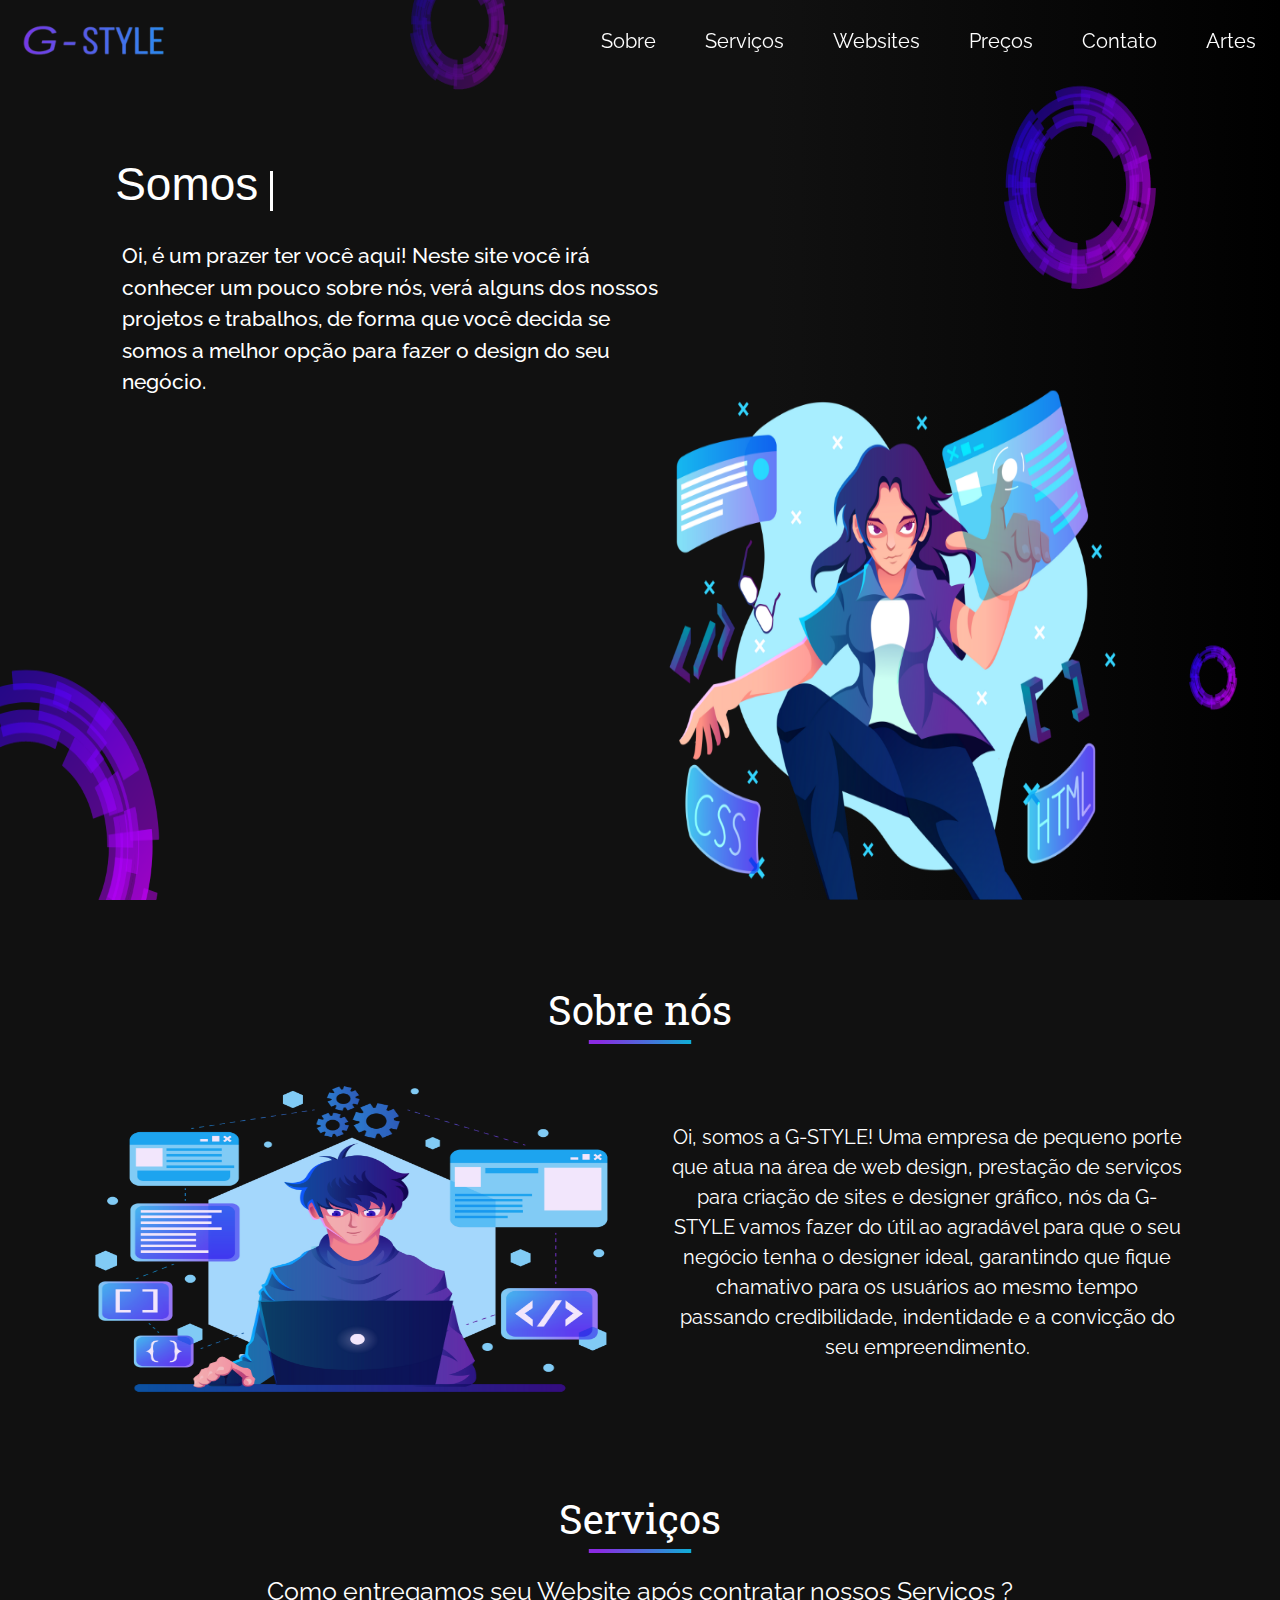
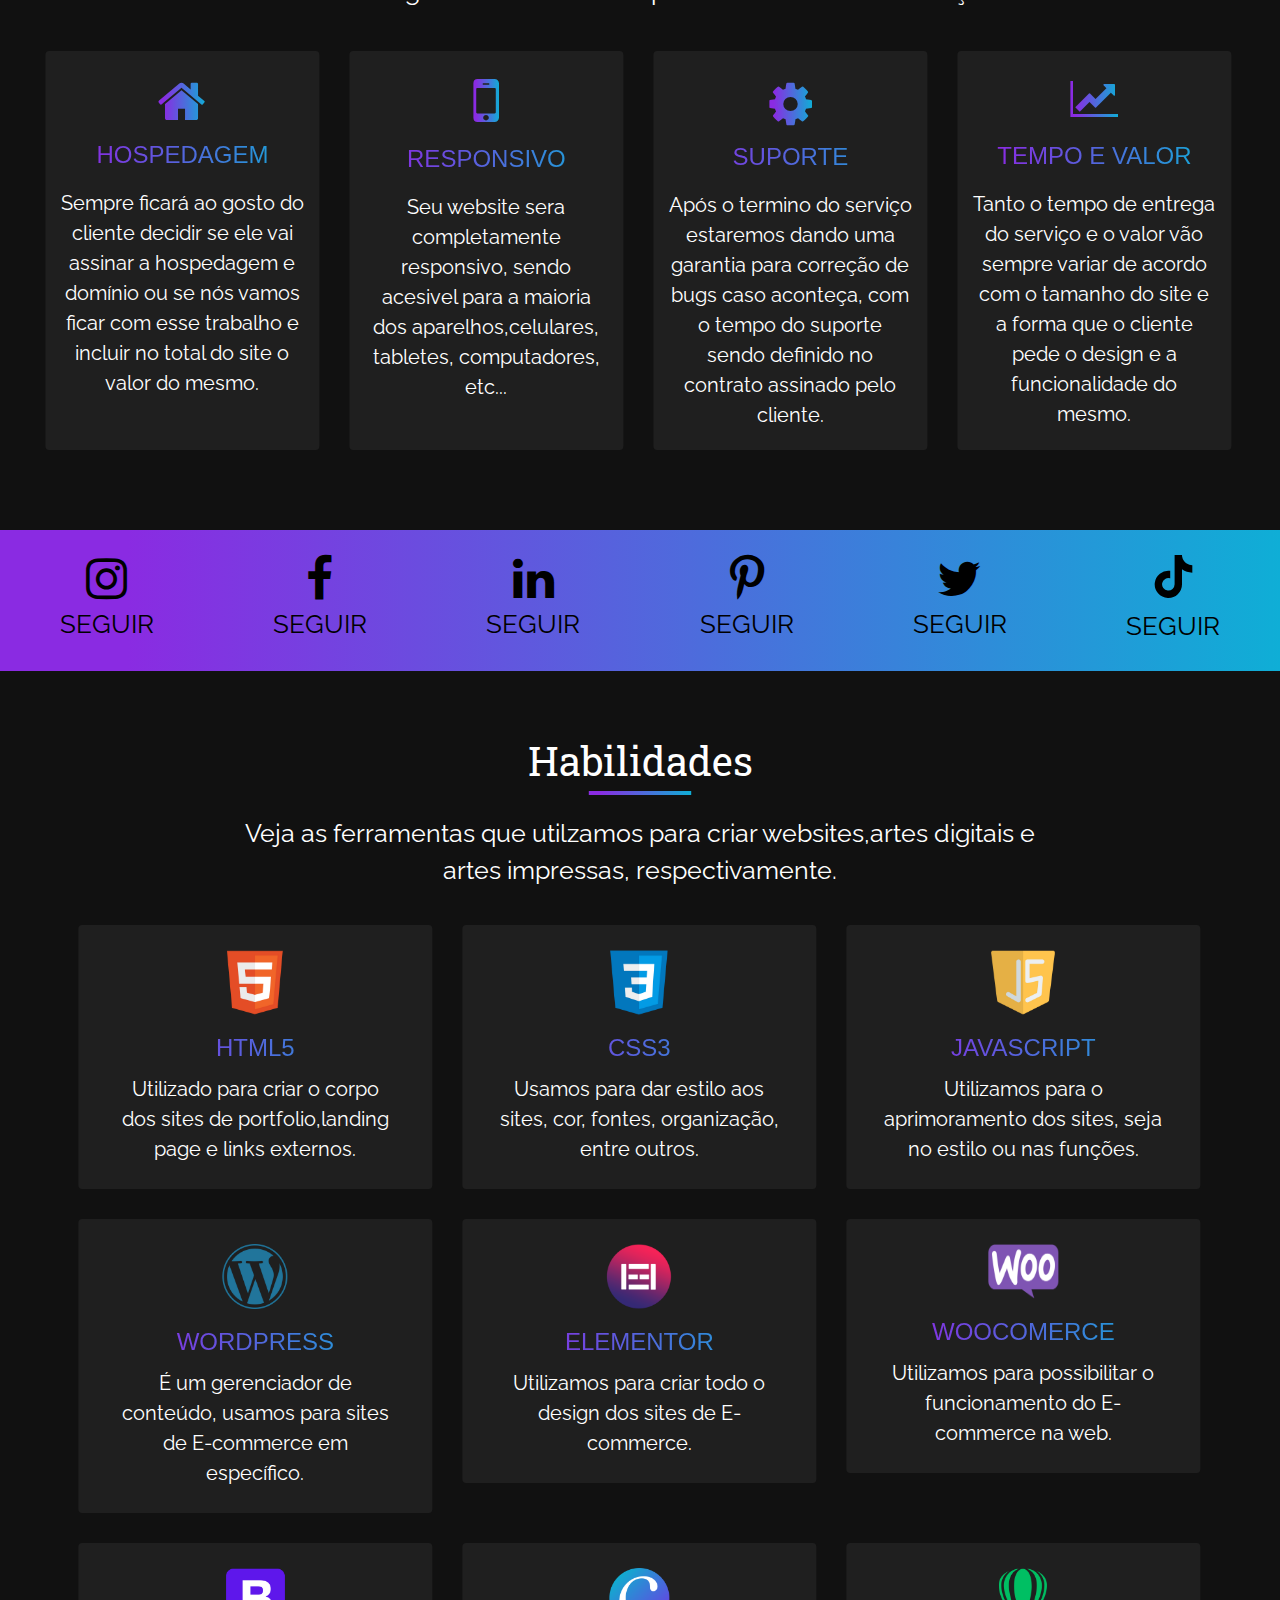
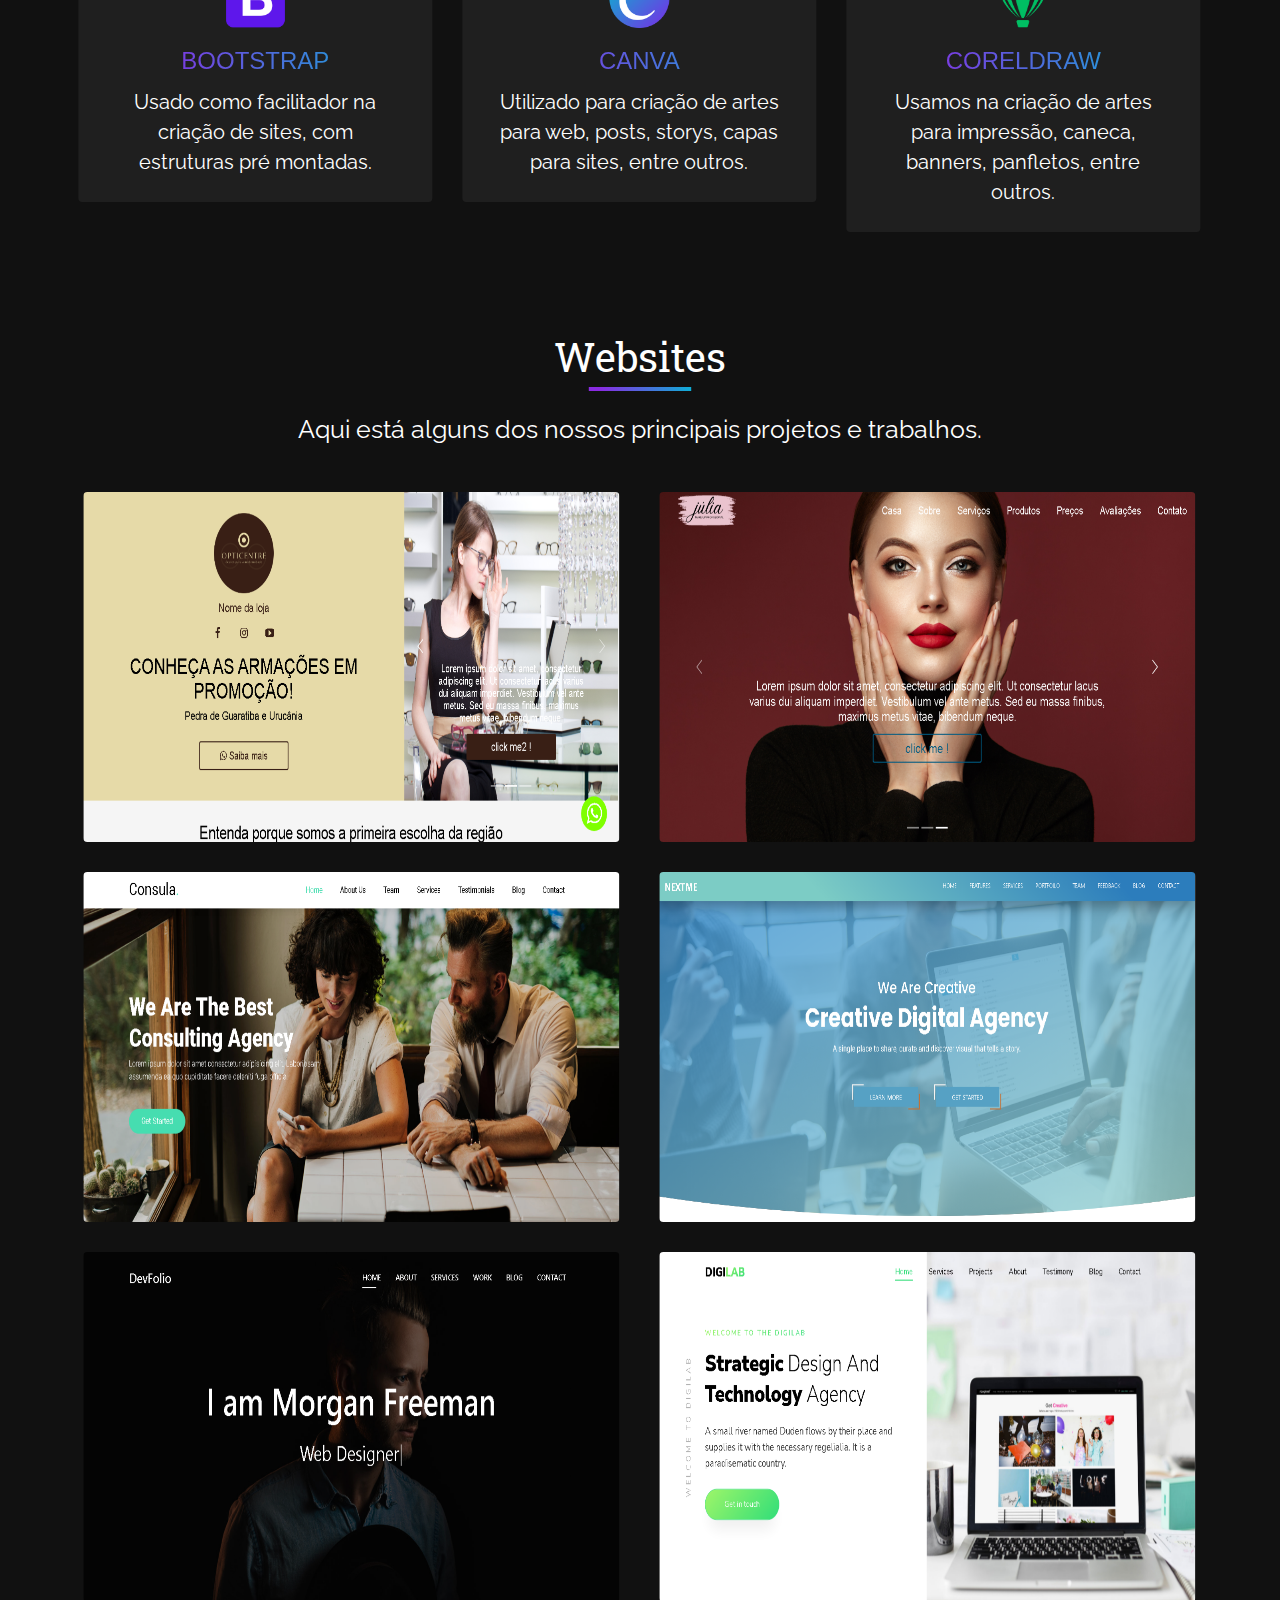
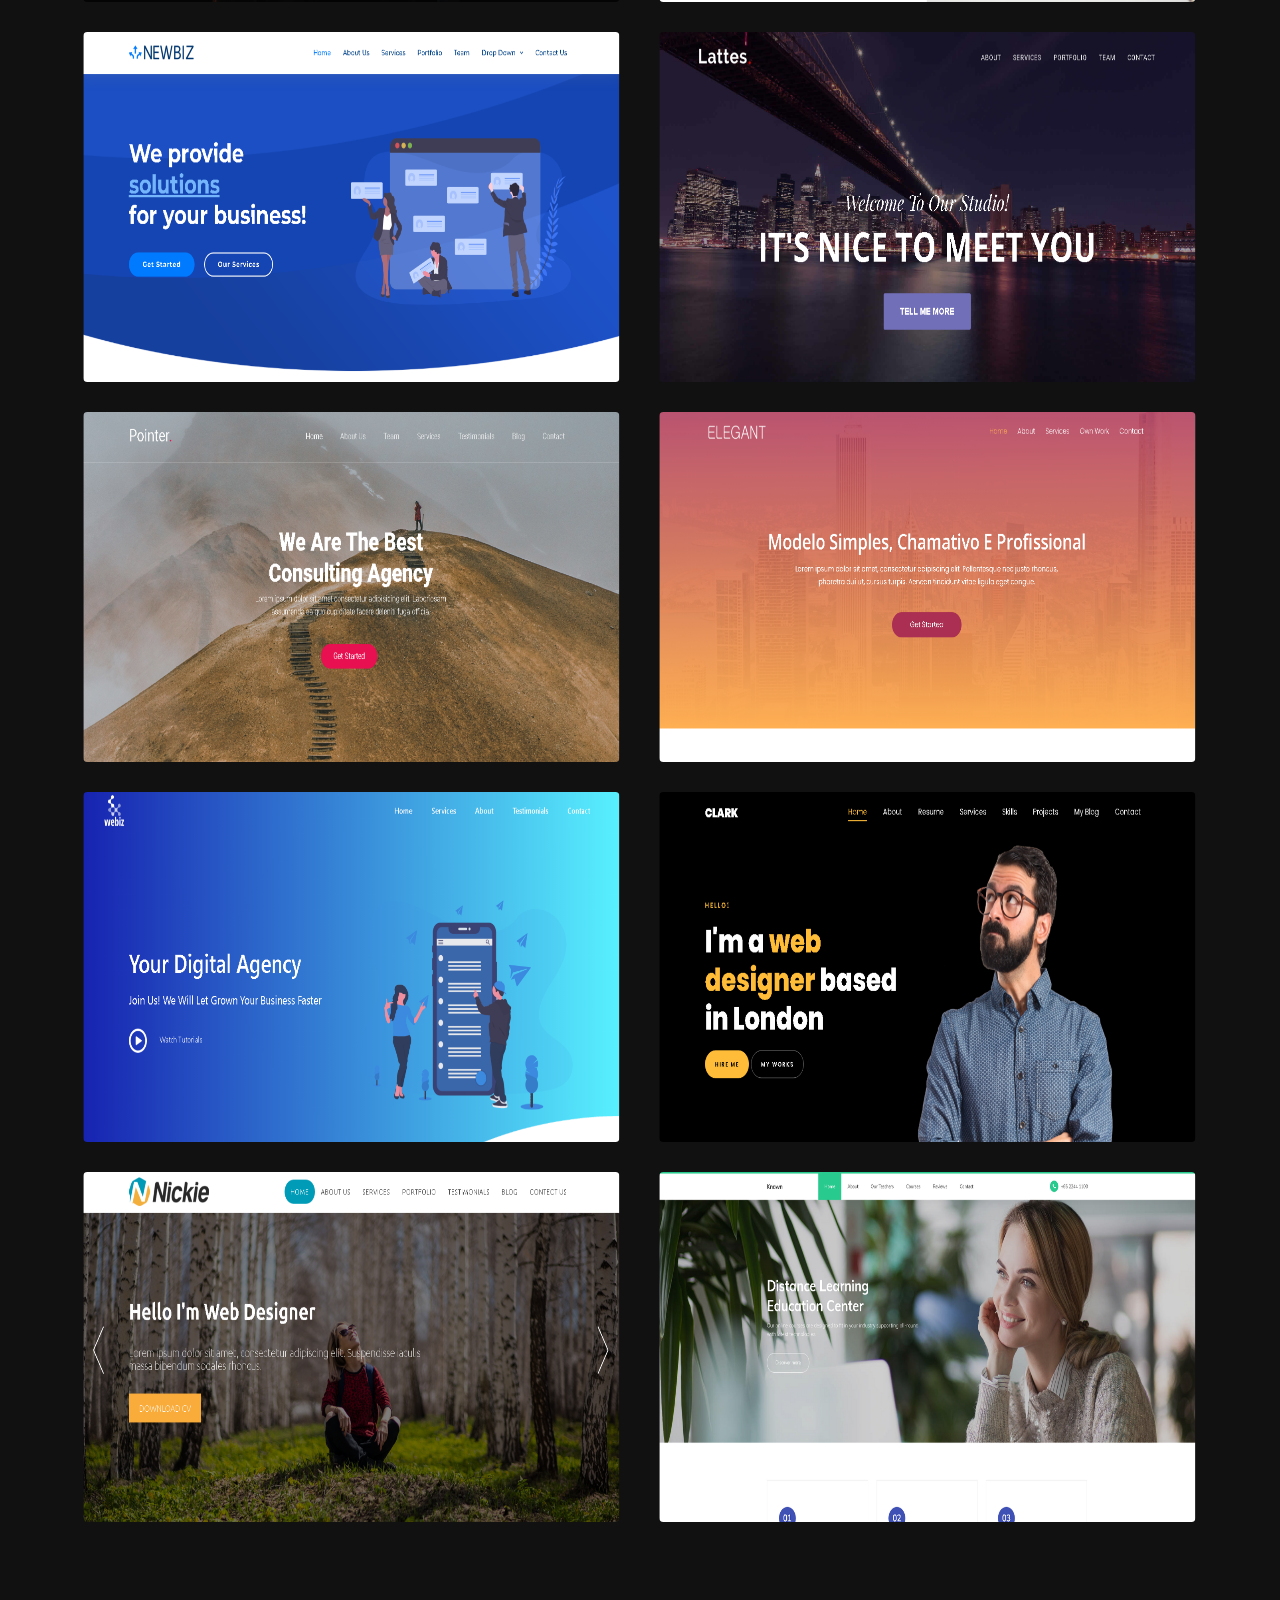
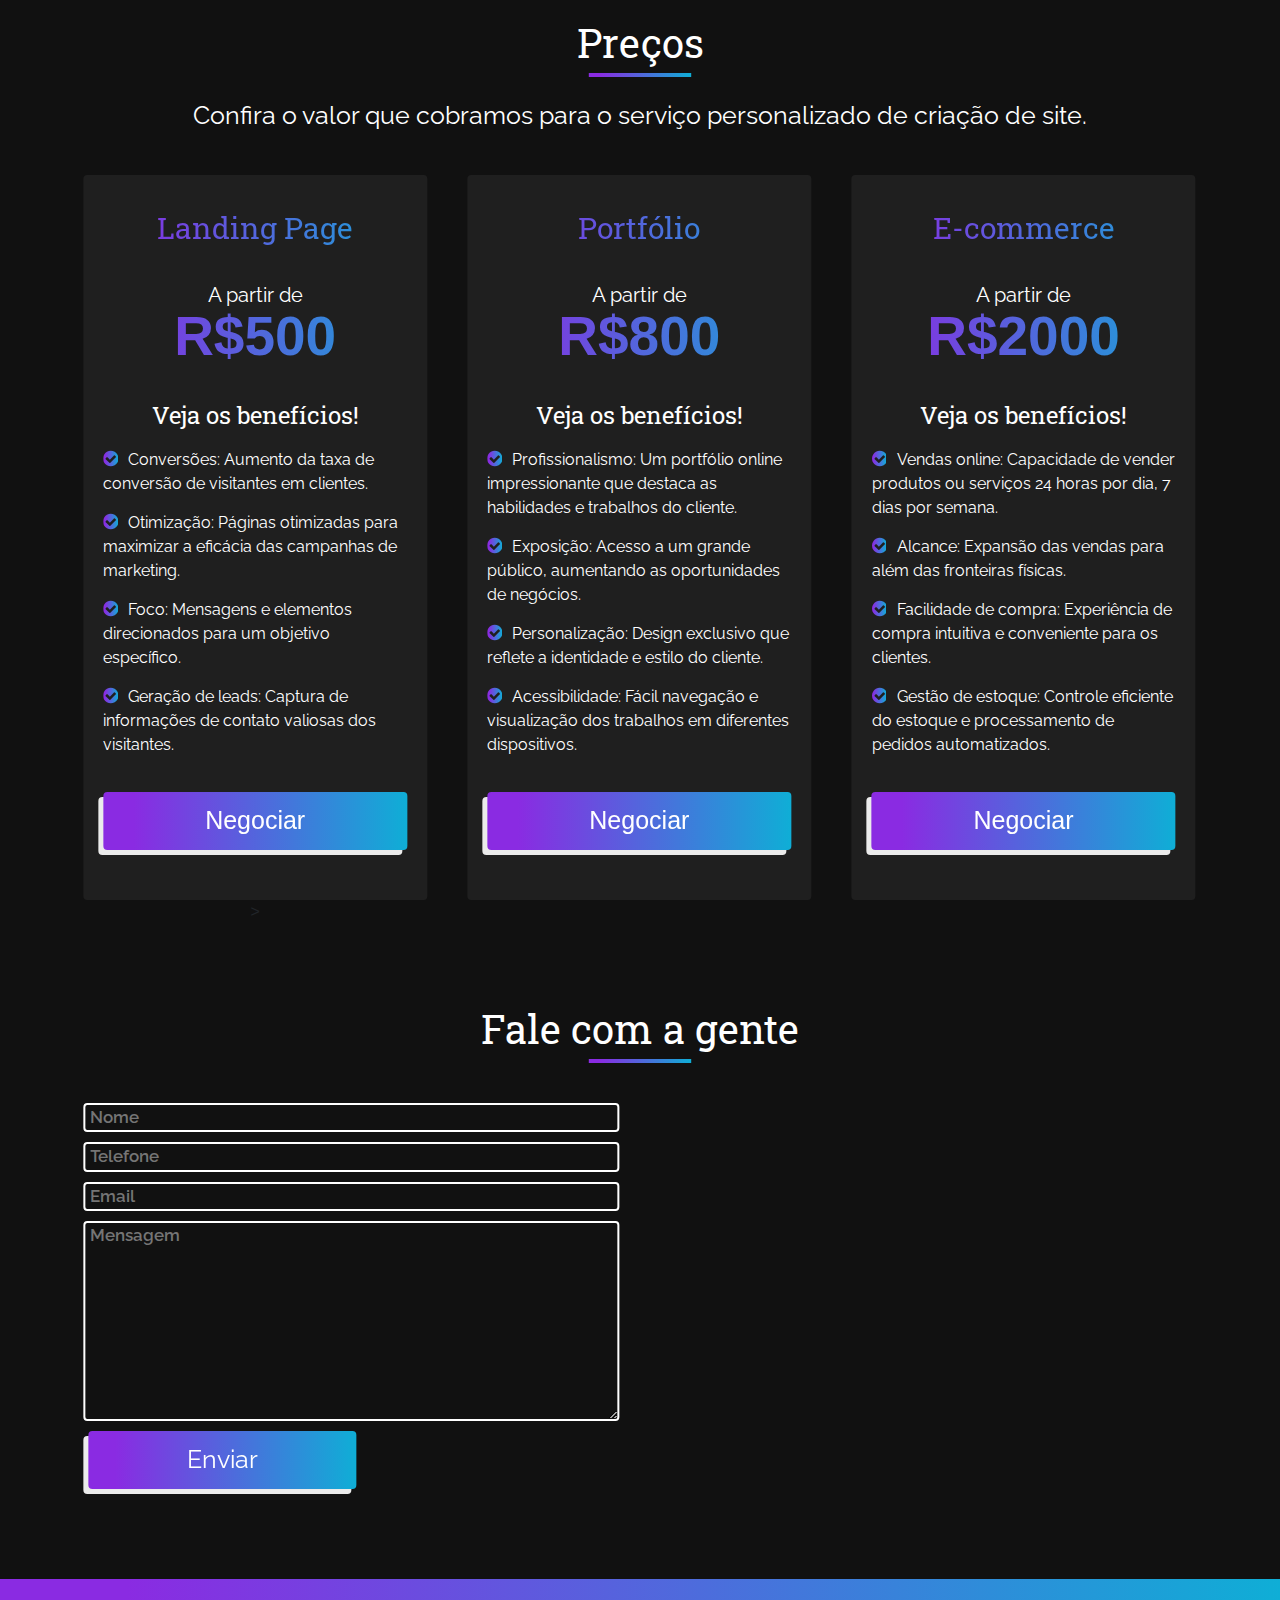
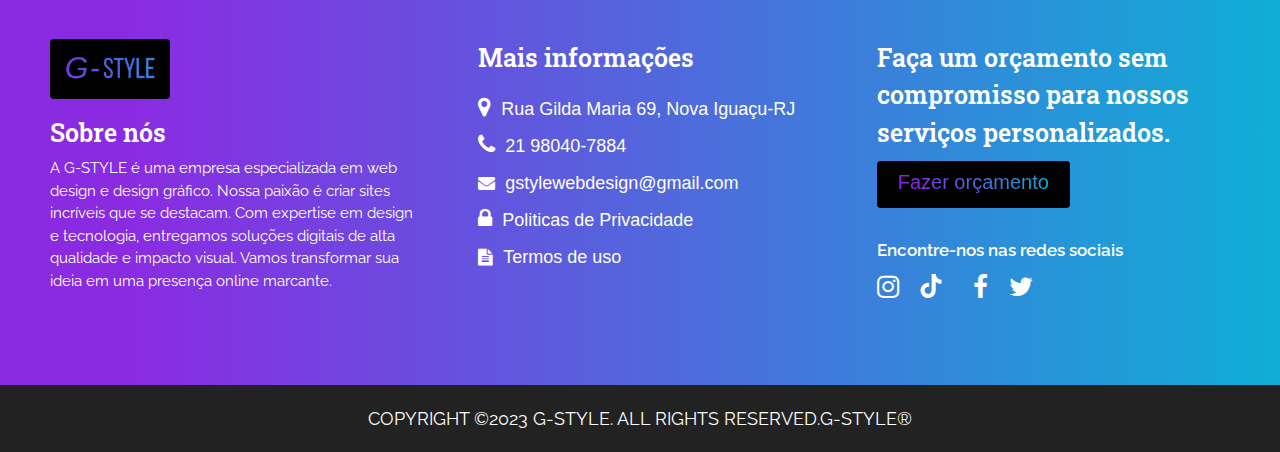
<file: index.html>
<!DOCTYPE html>

<html lang="pt-BR">

  <head>

    <meta charset="utf-8">

    <meta name="keywords" content="Criação de site, Desenvolvimento web, Web design, Design responsivo, Site profissional, Website personalizado, Construção de site
    Agência web, Web development, Design de interface, Otimização para mecanismos de busca (SEO), Hospedagem de site, Manutenção de site, Design de site moderno
    UX/UI design, Programação web, Site corporativo, Site institucional, Site de comércio eletrônico, Portfólio online, Design de logotipo, Identidade visual, Marketing digital
    Integração de redes sociais, Landing page, Blog profissional, CMS (Sistema de Gerenciamento de Conteúdo), E-commerce , Design adaptável, Layout atraente, Interface intuitiva
    Experiência do usuário, Navegação fácil, Formulário de contato, Galeria de imagens, Blog integrado, Sitemap, Certificado SSL, Integração de pagamentos online, Gerenciamento de conteúdo
    Chat ao vivo, Site multilíngue, Responsividade móvel, Velocidade de carregamento, Arquitetura de informação, Design minimalista, SEO amigável, Analytics, Web analytics
    Testes de usabilidade, Fluxo de navegação, Temas personalizados, Integração de vídeo, Design adaptável, Efeito parallax, Formulário de inscrição, Call-to-action, Pop-up, Páginas de destino
    Catálogo de produtos, SEO local, Recursos interativos, Chatbot, Newsletter, Calendário de eventos, Mapa do site, Site responsivo para celular, Design gráfico, Menu de navegação, Ícones personalizados
    Promoções e descontos, Testemunhos de clientes, Blog integrado, Integração de API, Back-end development, Front-end development, Formulários de orçamento, Carrossel de imagens, Vídeos de fundo
    Sliders, Apresentações de slides, Blog de notícias, Recursos de compartilhamento social, Efeitos de animação, Páginas de equipe, Páginas de FAQ, Resposta rápida, Navegação por guias, Páginas de serviços
    Páginas de depoimentos, Páginas de portfólio, Pop-ups de saída, Formulários de inscrição, Conteúdo otimizado para SEO, Efeitos de rolagem, Contador regressivo, Gerenciamento de banco de dados, Integração de CRM." />

    <meta name="description" content="Somos uma empresa especializada em prestação de serviços para criação de sites, web design e design gráfico. Com uma equipe experiente e apaixonada por design, desenvolvemos soluções criativas e personalizadas que impulsionam a presença online de nossos clientes. Desde a concepção de websites modernos e funcionais até o desenvolvimento de identidades visuais impactantes, estamos comprometidos em entregar resultados de qualidade, combinando estética e funcionalidade. Potencialize sua presença na web e destaque-se da concorrência com nossos serviços de design e criação de sites. Entre em contato conosco hoje mesmo!" />

    <meta name="author" content="Ítalo Gonçalves Fernandes">

    <meta http-equiv="X-UA-Compatible" content="IE=edge">

    <meta name="viewport" content="width=device-width, initial-scale=1, maximum-scale=1" />

    <title>G-Style design&reg;</title>

    <link rel="shortcut icon" href="images/backwhite.png" />

    <link rel="preconnect" href="https://fonts.googleapis.com">
    <link rel="preconnect" href="https://fonts.gstatic.com" crossorigin>
    <link href="https://fonts.googleapis.com/css2?family=Raleway&family=Roboto+Slab&display=swap" rel="stylesheet">

    <link rel="stylesheet" type="text/css" href="main.css" />

  </head>

  <body>

    <div id="preloader">
      <div class="inner">
       <div class="center">
        <div class="ring"></div>
        <span><img src="images/logo.png" class="img-preloader"></span>                    
       </div>
      </div>
    </div>
    <div class="back-to-top">
      <a href="#"><img src="images/top.png" alt="Botão de voltar ao topo"></a>
    </div>           
    <input type="checkbox" id="check">
    <label onclick="animar()" id="container-burger" for="check" class="nav">
      <span class="burger"></span>
      <span class="burger"></span>
      <span class="burger"></span>
    </label>
    <div class="container-logo" id="topo">
      <img src="images/logoempresaofc.png">
    </div>
    <div class="menu">
      <div></div>
      <div class="content">
        <a href="#" class="text" onclick="fecharMenu(); smoothScroll('#about')">Sobre</a>
      </div>
      <div class="content">
        <a href="#" class="text" onclick="fecharMenu(); smoothScroll('#services')">Serviços</a>
      </div>
      <div class="content">
        <a href="#" class="text" onclick="fecharMenu(); smoothScroll('#websites')">Websites</a>
      </div>
      <div class="content">
        <a href="#" class="text" onclick="fecharMenu(); smoothScroll('#pricing')">Preços</a>
      </div>
      <div class="content">
        <a href="#" class="text" onclick="fecharMenu(); smoothScroll('#contact')">Contato</a>
      </div>
      <div class="content">
        <a href="desingers.html" class="text" onclick="fecharMenu()">Artes</a>
      </div>
    </div>
    <div class="container-info-header">
      <div class="typing-container">
        <span class="fixed-word">Somos</span>
        <span class="typing-word"></span>
        <span class="cursor"></span>
      </div>                        
    </div>
    <div class="container-header">
      <div class="text">Oi, é um prazer ter você aqui! Neste site você irá conhecer um pouco sobre nós, verá alguns dos nossos projetos e trabalhos, de forma que você decida se somos a melhor opção para fazer o design do seu negócio.</div>
    </div>
    <div class="header">
      <img src="images/G-back.png" class="img-header">
      <img src="images/g-backresponsive-1.png" class="img-header-1">
      <img src="images/g-backresponsive-2.png" class="img-header-2">
    </div>
    <div id="about"></div>

    <div class="container-about">
      <div class="title-about">Sobre nós</div>
      <div class="bar"></div>
      <div class="content-about">
        <div class="info">
          <img src="images/sobrenos.png" class="img">
        </div>
        <div class="info">
          <div class="text">Oi, somos a G-STYLE! Uma empresa de pequeno porte que atua na área de web design, prestação de serviços para criação de sites e designer gráfico, nós da G-STYLE vamos fazer do útil ao agradável para que o seu negócio tenha o designer ideal, garantindo que fique chamativo para os usuários ao mesmo tempo passando credibilidade, indentidade e a convicção do seu empreendimento.</div>
        </div>
      </div>
    </div>
    <div id="services"></div>

    <div class="container-services">
      <div class="title-services">Serviços</div>
      <div class="bar"></div>
      <div class="text-services">Como entregamos seu Website após contratar nossos Serviços ?</div>
      <div class="content-services">
        <div class="content">
          <div class="icon"><i class="fa fa-home" aria-hidden="true"></i></div>
          <div class="title">Hospedagem</div>
          <div class="text">Sempre ficará ao gosto do cliente decidir se ele vai assinar a hospedagem e domínio ou se nós vamos ficar com esse trabalho e incluir no total do site o valor do mesmo.</div>
        </div>
        <div class="content">
          <div class="icon"><i class="fa fa-mobile" aria-hidden="true"></i></div>
          <div class="title">Responsivo</div>
          <div class="text">Seu website sera completamente responsivo, sendo acesivel para a maioria dos aparelhos,celulares, tabletes, computadores, etc...</div>
        </div>
        <div class="content">
          <div class="icon"><i class="fa fa-cog" aria-hidden="true"></i></div>
          <div class="title">Suporte</div>
          <div class="text">Após o termino do serviço estaremos dando uma garantia para correção de bugs caso aconteça, com o tempo do suporte sendo definido no contrato assinado pelo cliente.</div>
        </div>
        <div class="content">
          <div class="icon"><i class="fa fa-line-chart" aria-hidden="true"></i></div>
          <div class="title">Tempo e Valor</div>
          <div class="text">Tanto o tempo de entrega do serviço e o valor vão sempre variar de acordo com o tamanho do site e a forma que o cliente pede o design e a funcionalidade do mesmo.</div>
        </div>
      </div>
    </div>

    <div class="container-social">
      <div class="content">
        <a href="https://www.instagram.com/invites/contact/?i=tp7prv6wkd5n&utm_content=pnlbcd" target="_blank"><i class="fa fa-instagram" aria-hidden="true"></i></a>
        <div class="container-text"><a href="#" class="text">SEGUIR</a></div>
      </div>
      <div class="content">
        <a href="https://www.facebook.com/profile.php?id=100089456100290&mibextid=ZbWKwL" target="_blank"><i class="fa fa-facebook" aria-hidden="true"></i></a>
        <div class="container-text"><a href="#" class="text">SEGUIR</a></div>
      </div>
      <div class="content">
        <a href="#"><i class="fa fa-linkedin" aria-hidden="true"></i></a>
        <div class="container-text"><a href="#" class="text">SEGUIR</a></div>
      </div>
      <div class="content">
        <a href="https://pin.it/4Jxx5Rj" target="_blank"><i class="fa fa-pinterest-p" aria-hidden="true"></i></a>
        <div class="container-text"><a href="#" class="text">SEGUIR</a></div>
      </div>
      <div class="content">
        <a href="https://twitter.com/GSTYLEDESIGN?t=ZcdLrfrbQ1r7_yJizgkSJQ&s=09" target="_blank"><i class="fa fa-twitter" aria-hidden="true"></i></a>
        <div class="container-text"><a href="#" class="text">SEGUIR</a></div>
      </div>
      <div class="content">
        <a href="https://www.tiktok.com/@gstyledesign?_t=8Z4vTQlE8OL&_r=1" target="_blank"><svg xmlns="http://www.w3.org/2000/svg" viewBox="0 0 448 512" class="tiktok"><path d="M448,209.91a210.06,210.06,0,0,1-122.77-39.25V349.38A162.55,162.55,0,1,1,185,188.31V278.2a74.62,74.62,0,1,0,52.23,71.18V0l88,0a121.18,121.18,0,0,0,1.86,22.17h0A122.18,122.18,0,0,0,381,102.39a121.43,121.43,0,0,0,67,20.14Z"/></svg></a>
        <div class="container-text"><a href="#" class="text">SEGUIR</a></div>
      </div>
    </div>

    <div class="container-skill">
      <div class="title-skill">Habilidades</div>
      <div class="bar"></div>
      <div class="text-skill">Veja as ferramentas que utilzamos para criar websites,artes digitais e<br>artes impressas, respectivamente.</div>
      <div class="content-skill">
        <div class="margin">
        <div class="content">
          <div class="icon"><img src="images/iconhtml.png" class="ajuste"></div>
          <div class="title">HTML5</div>
          <div class="text">Utilizado para criar o corpo dos sites de portfolio,landing page e links externos.</div>
        </div>
        </div>
        <div class="margin">
        <div class="content">
          <div class="icon"><img src="images/iconcss.png" class="ajuste"></div>
          <div class="title">CSS3</div>
          <div class="text">Usamos para dar estilo aos sites, cor, fontes, organização, entre outros.</div>
        </div>
        </div>
        <div class="margin">
        <div class="content">
          <div class="icon"><img src="images/iconjava.png" class="ajuste"></div>
          <div class="title">javascript</div>
          <div class="text">Utilizamos para o aprimoramento dos sites, seja no estilo ou nas funções.</div>
        </div>
        </div>
        <div class="margin">
        <div class="content">
          <div class="icon"><img src="images/iconwordpress.png" class="ajuste"></div>
          <div class="title">Wordpress</div>
          <div class="text">É um gerenciador de conteúdo, usamos para sites de E-commerce em específico.</div>
        </div>
        </div>
        <div class="margin">
          <div class="content">
            <div class="icon"><img src="images/iconelementor.png" class="ajuste"></div>
            <div class="title">Elementor</div>
            <div class="text">Utilizamos para criar todo o design dos sites de E-commerce.</div>
          </div>
        </div>
        <div class="margin">
          <div class="content">
            <div class="icon"><img src="images/iconwoocommerce.png" class="ajustewoo"></div>
            <div class="title">Woocomerce</div>
            <div class="text">Utilizamos para possibilitar o funcionamento do E-commerce na web.</div>
          </div>
        </div>
        <div class="margin">
        <div class="content">
          <div class="icon"><img src="images/iconboostrap.png"></div>
          <div class="title">Bootstrap</div>
          <div class="text">Usado como facilitador na criação de sites, com estruturas pré montadas.</div>
        </div>
        </div>
        <div class="margin">
        <div class="content">
          <div class="icon"><img src="images/iconcanva.png"></div>
          <div class="title">Canva</div>
          <div class="text">Utilizado para criação de artes para web, posts, storys, capas para sites, entre outros.</div>
        </div>
        </div>
        <div class="margin">
        <div class="content">
          <div class="icon"><img src="images/iconcorel.png" class="ajustecorel"></div>
          <div class="title">CorelDRAW</div>
          <div class="text">Usamos na criação de artes para impressão, caneca, banners, panfletos, entre outros.</div>
        </div>
        </div>
      </div>
    </div>
    <div id="websites"></div>

    <div class="container-bar">
      <div class="title-portfolio">Websites</div>
      <div class="bar"></div>
      <div class="text-portfolio">Aqui está alguns dos nossos principais projetos e trabalhos.</div>
      <div class="container-gallery">
        <div class="content">
          <a href="https://italowebdesigner.github.io/First-job/" target="_blank"><div class="view"><div class="effect"><div class="container-fa"><i class="fa fa-search" aria-hidden="true"></i></div><p class="title">Primeiro trabalho</p><p class="text">Nosso primeiro trabalho feito a pedido de um cliente, clique e veja o modelo completo.</p></div><div class="container-img"><img src="images/first-job-header.png" class="img"></div></div></a>
        </div>
        <div class="content">
          <a href="https://italowebdesigner.github.io/First-project/" target="_blank"><div class="view"><div class="effect"><div class="container-fa"><i class="fa fa-search" aria-hidden="true"></i></div><p class="title">Primeiro projeto</p><p class="text">Nosso primeiro projeto oficial, clique e veja o modelo completo.</p></div><div class="container-img"><img src="images/project-1-header.png" class="img"></div></div></a>
        </div>
        <div class="content">
          <a href="https://italowebdesigner.github.io/second-project/" target="_blank"><div class="view"><div class="effect"><div class="container-fa"><i class="fa fa-search" aria-hidden="true"></i></div><p class="title">Segundo projeto</p><p class="text">Nosso segundo projeto oficial, clique e veja o modelo completo.</p></div><div class="container-img"><img src="images/second project.png" class="img"></div></div></a>
        </div>
        <div class="content">
          <a href="https://italowebdesigner.github.io/third-project/" target="_blank"><div class="view"><div class="effect"><div class="container-fa"><i class="fa fa-search" aria-hidden="true"></i></div><p class="title">Terceiro projeto</p><p class="text">Nosso terceiro projeto oficial, clique e veja o modelo completo.</p></div><div class="container-img"><img src="images/third project.png" class="img"></div></div></a>
        </div>
        <div class="content">
          <a href="https://italowebdesigner.github.io/fourth-project/" target="_blank"><div class="view"><div class="effect"><div class="container-fa"><i class="fa fa-search" aria-hidden="true"></i></div><p class="title">Quarto projeto</p><p class="text">Nosso quarto projeto oficial, clique e veja o modelo completo.</p></div><div class="container-img"><img src="images/fourth  project.png" class="img"></div></div></a>
        </div>
        <div class="content">
          <a href="https://italowebdesigner.github.io/fifth-project/" target="_blank"><div class="view"><div class="effect"><div class="container-fa"><i class="fa fa-search" aria-hidden="true"></i></div><p class="title">Quinto projeto</p><p class="text">Nosso quinto projeto oficial, clique e veja o modelo completo.</p></div><div class="container-img"><img src="images/fifth project.png" class="img"></div></div></a>
        </div>
        <div class="content">
          <a href="https://italowebdesigner.github.io/sixth-project/" target="_blank"><div class="view"><div class="effect"><div class="container-fa"><i class="fa fa-search" aria-hidden="true"></i></div><p class="title">Sexto projeto</p><p class="text">Nosso sexto projeto oficial, clique e veja o modelo completo.</p></div><div class="container-img"><img src="images/sixth project.png" class="img"></div></div></a>
        </div>
        <div class="content">
          <a href="https://italowebdesigner.github.io/seventh-project/" target="_blank"><div class="view"><div class="effect"><div class="container-fa"><i class="fa fa-search" aria-hidden="true"></i></div><p class="title">Sétimo projeto</p><p class="text">Nosso sétimo projeto oficial, clique e veja o modelo completo.</p></div><div class="container-img"><img src="images/seventh project.png" class="img"></div></div></a>
        </div>
        <div class="content">
          <a href="https://italowebdesigner.github.io/eighth-project/" target="_blank"><div class="view"><div class="effect"><div class="container-fa"><i class="fa fa-search" aria-hidden="true"></i></div><p class="title">Oitavo projeto</p><p class="text">Nosso oitavo projeto oficial, clique e veja o modelo completo.</p></div><div class="container-img"><img src="images/eighth project.png" class="img"></div></div></a>
        </div>
        <div class="content">
          <a href="https://italowebdesigner.github.io/example-3/" target="_blank"><div class="view"><div class="effect"><div class="container-fa"><i class="fa fa-search" aria-hidden="true"></i></div><p class="title">Nono projeto</p><p class="text">Nosso oitavo projeto oficial, clique e veja o modelo completo.</p></div><div class="container-img"><img src="images/Eleventh project.png" class="img"></div></div></a>
        </div>
        <div class="content">
          <a href="https://italowebdesigner.github.io/example-2/" target="_blank"><div class="view"><div class="effect"><div class="container-fa"><i class="fa fa-search" aria-hidden="true"></i></div><p class="title">Décimo projeto</p><p class="text">Nosso oitavo projeto oficial, clique e veja o modelo completo.</p></div><div class="container-img"><img src="images/Ninth  project.png" class="img"></div></div></a>
        </div>
        <div class="content">
          <a href="https://italowebdesigner.github.io/example-5/" target="_blank"><div class="view"><div class="effect"><div class="container-fa"><i class="fa fa-search" aria-hidden="true"></i></div><p class="title">Décimo primeiro projeto</p><p class="text">Nosso oitavo projeto oficial, clique e veja o modelo completo.</p></div><div class="container-img"><img src="images/Thirteenth project.png" class="img"></div></div></a>
        </div>
        <div class="content">
          <a href="https://italowebdesigner.github.io/example-1/" target="_blank"><div class="view"><div class="effect"><div class="container-fa"><i class="fa fa-search" aria-hidden="true"></i></div><p class="title">Décimo segundo projeto</p><p class="text">Nosso oitavo projeto oficial, clique e veja o modelo completo.</p></div><div class="container-img"><img src="images/Tenth project.png" class="img"></div></div></a>
        </div>
        <div class="content">
          <a href="https://italowebdesigner.github.io/example-4/" target="_blank"><div class="view"><div class="effect"><div class="container-fa"><i class="fa fa-search" aria-hidden="true"></i></div><p class="title">Décimo terceiro projeto</p><p class="text">Nosso oitavo projeto oficial, clique e veja o modelo completo.</p></div><div class="container-img"><img src="images/Twelfth project.png" class="img"></div></div></a>
        </div>
      </div>

    <div class="container-mobal">
      <div class="content">
        <img src="images/port-1.png" class="img" alt="">
        <div class="title">Primeiro trabalho</div>
        <div class="text">Nosso primeiro trabalho feito a pedido de um cliente, clique em vizualizar e veja o modelo completo.</div>
        <a href="https://italowebdesigner.github.io/First-job/" target="_blank" class="btn">Visualizar <i class="fa fa-search" aria-hidden="true"></i></a>
      </div>
      <div class="content">
        <img src="images/project-1-mobal.png" class="img" alt="">
        <div class="title">Primeiro projeto</div>
        <div class="text">Nosso primeiro projeto oficial, clique em vizualizar e veja o modelo completo.</div>
        <a href="https://italowebdesigner.github.io/First-project/" target="_blank" class="btn">Visualizar <i class="fa fa-search" aria-hidden="true"></i></a>
      </div>
      <div class="content">
        <img src="images/second-project-mobal.png" class="img" alt="">
        <div class="title">Segundo projeto</div>
        <div class="text">Nosso segundo projeto oficial, clique em vizualizar e veja o modelo completo.</div>
        <a href="https://italowebdesigner.github.io/second-project/ " target="_blank" class="btn">Visualizar <i class="fa fa-search" aria-hidden="true"></i></a>
      </div>
      <div class="content">
        <img src="images/third-project-mobal.png" class="img" alt="">
        <div class="title">Terceiro projeto</div>
        <div class="text">Nosso terceiro projeto oficial, clique em vizualizar e veja o modelo completo.</div>
        <a href="https://italowebdesigner.github.io/third-project/" target="_blank" class="btn">Visualizar <i class="fa fa-search" aria-hidden="true"></i></a>
      </div>
      <div class="content">
        <img src="images/fourth-project-mobal.png" class="img" alt="">
        <div class="title">Quarto projeto</div>
        <div class="text">Nosso quarto projeto oficial, clique em vizualizar e veja o modelo completo.</div>
        <a href="https://italowebdesigner.github.io/fourth-project/" target="_blank" class="btn">Visualizar <i class="fa fa-search" aria-hidden="true"></i></a>
      </div>
      <div class="content">
        <img src="images/fifth-project-mobal.png" class="img" alt="">
        <div class="title">Quinto projeto</div>
        <div class="text">Nosso quinto projeto oficial, clique em vizualizar e veja o modelo completo.</div>
        <a href="https://italowebdesigner.github.io/fifth-project/" target="_blank" class="btn">Visualizar <i class="fa fa-search" aria-hidden="true"></i></a>
      </div>
      <div class="content">
        <img src="images/sixth-project-mobal.png" class="img" alt="">
        <div class="title">Sexto projeto</div>
        <div class="text">Nosso sexto projeto oficial, clique em vizualizar e veja o modelo completo.</div>
        <a href="https://italowebdesigner.github.io/sixth-project/" target="_blank" class="btn">Visualizar <i class="fa fa-search" aria-hidden="true"></i></a>
      </div>      
      <div class="content">
        <img src="images/seventh-project-mobal.png" class="img" alt="">
        <div class="title">Sétimo projeto</div>
        <div class="text">Nosso sétimo projeto oficial, clique em vizualizar e veja o modelo completo.</div>
        <a href="https://italowebdesigner.github.io/seventh-project/" target="_blank" class="btn">Visualizar <i class="fa fa-search" aria-hidden="true"></i></a>
      </div>
      <div class="content">
        <img src="images/eighth-project-mobal.png" class="img" alt="">
        <div class="title">Oitavo projeto</div>
        <div class="text">Nosso oitavo projeto oficial, clique em vizualizar e veja o modelo completo.</div>
        <a href="https://italowebdesigner.github.io/eighth-project/" target="_blank" class="btn">Visualizar <i class="fa fa-search" aria-hidden="true"></i></a>
      </div>
      <div class="content">
        <img src="images/Eleventh-project-mobal.png" class="img" alt="">
        <div class="title">Nono projeto</div>
        <div class="text">Nosso oitavo projeto oficial, clique em vizualizar e veja o modelo completo.</div>
        <a href="https://italowebdesigner.github.io/example-3/" target="_blank" class="btn">Visualizar <i class="fa fa-search" aria-hidden="true"></i></a>
      </div>
      <div class="content">
        <img src="images/Ninth-project-mobal.png" class="img" alt="">
        <div class="title">Décimo projeto</div>
        <div class="text">Nosso oitavo projeto oficial, clique em vizualizar e veja o modelo completo.</div>
        <a href="https://italowebdesigner.github.io/example-2/" target="_blank" class="btn">Visualizar <i class="fa fa-search" aria-hidden="true"></i></a>
      </div>
      <div class="content">
        <img src="images/Thirteenth-project-mobal.png" class="img" alt="">
        <div class="title">Décimo primeiro projeto</div>
        <div class="text">Nosso oitavo projeto oficial, clique em vizualizar e veja o modelo completo.</div>
        <a href="https://italowebdesigner.github.io/example-5/" target="_blank" class="btn">Visualizar <i class="fa fa-search" aria-hidden="true"></i></a>
      </div>
      <div class="content">
        <img src="images/Tenth-project-mobal.png" class="img" alt="">
        <div class="title">Décimo segundo projeto</div>
        <div class="text">Nosso oitavo projeto oficial, clique em vizualizar e veja o modelo completo.</div>
        <a href="https://italowebdesigner.github.io/example-1/" target="_blank" class="btn">Visualizar <i class="fa fa-search" aria-hidden="true"></i></a>
      </div>
      <div class="content">
        <img src="images/Twelfth-project-mobal.png" class="img" alt="">
        <div class="title">Décimo terceiro projeto</div>
        <div class="text">Nosso oitavo projeto oficial, clique em vizualizar e veja o modelo completo.</div>
        <a href="https://italowebdesigner.github.io/example-4/" target="_blank" class="btn">Visualizar <i class="fa fa-search" aria-hidden="true"></i></a>
      </div>
    </div>
    </div>
    <div id="pricing"></div>

    <div class="container-pricing">
      <div class="title">Preços</div>
      <div class="bar"></div>
      <div class="text">Confira o valor que cobramos para o serviço personalizado de criação de site.</div>
      <div class="pricing">
        <div class="content">
          <div class="title">Landing Page</div>
          <div class="text">A partir de</div>
          <div class="number">R$500</div>
          <div class="sub-title">Veja os benefícios!</div>
          <div class="list"><i class="fa fa-check-circle" aria-hidden="true"></i>Conversões: Aumento da taxa de conversão de visitantes em clientes.</div>
          <div class="list"><i class="fa fa-check-circle" aria-hidden="true"></i>Otimização: Páginas otimizadas para maximizar a eficácia das campanhas de marketing.</div>
          <div class="list"><i class="fa fa-check-circle" aria-hidden="true"></i>Foco: Mensagens e elementos direcionados para um objetivo específico.</div>
          <div class="list"><i class="fa fa-check-circle" aria-hidden="true"></i>Geração de leads: Captura de informações de contato valiosas dos visitantes.</div>
          <a class="container-button" href="https://api.whatsapp.com/send?phone=5521980407884&text=Ol%C3%A1%20equipe%20G-STYLE%2C%20gostaria%20de%20negociar%20uma%20landing%20page." target="_blank">
            <div class="button">Negociar</div>
          </a>
        </div>
        <div class="content">
          <div class="title">Portfólio</div>
          <div class="text">A partir de</div>
          <div class="number">R$800</div>
          <div class="sub-title">Veja os benefícios!</div>
          <div class="list"><i class="fa fa-check-circle" aria-hidden="true"></i>Profissionalismo: Um portfólio online impressionante que destaca as habilidades e trabalhos do cliente.</div>
          <div class="list"><i class="fa fa-check-circle" aria-hidden="true"></i>Exposição: Acesso a um grande público, aumentando as oportunidades de negócios.</div>
          <div class="list"><i class="fa fa-check-circle" aria-hidden="true"></i>Personalização: Design exclusivo que reflete a identidade e estilo do cliente.</div>
          <div class="list"><i class="fa fa-check-circle" aria-hidden="true"></i>Acessibilidade: Fácil navegação e visualização dos trabalhos em diferentes dispositivos.</div>
          <a class="container-button" href="https://api.whatsapp.com/send?phone=5521980407884&text=Ol%C3%A1%20equipe%20G-STYLE%2C%20gostaria%20de%20negociar%20um%20site%20de%20Portf%C3%B3lio." target="_blank">
            <div class="button">Negociar</div>
          </a>
        </div>
        <div class="content">
          <div class="title">E-commerce</div>
          <div class="text">A partir de</div>
          <div class="number">R$2000</div>
          <div class="sub-title">Veja os benefícios!</div>
          <div class="list"><i class="fa fa-check-circle" aria-hidden="true"></i>Vendas online: Capacidade de vender produtos ou serviços 24 horas por dia, 7 dias por semana.</div>
          <div class="list"><i class="fa fa-check-circle" aria-hidden="true"></i>Alcance: Expansão das vendas para além das fronteiras físicas.</div>
          <div class="list"><i class="fa fa-check-circle" aria-hidden="true"></i>Facilidade de compra: Experiência de compra intuitiva e conveniente para os clientes.</div>
          <div class="list"><i class="fa fa-check-circle" aria-hidden="true"></i>Gestão de estoque: Controle eficiente do estoque e processamento de pedidos automatizados.</div>
          <a class="container-button" href="https://api.whatsapp.com/send?phone=5521980407884&text=Ol%C3%A1%20equipe%20G-STYLE%2C%20gostaria%20de%20negociar%20um%20site%20de%20E-commerce%2Fp%C3%A1gina%20de%20vendas." target="_blank">
            <div class="button">Negociar</div>
          </a>
        </div>>
      </div>
    </div>
    <div id="contact"></div>
    <div class="container-contact">
      <div class="title-contact">Fale com a gente</div>
      <div class="bar"></div>
      <div class="contact">
        <form id="contactForm" class="content">
          <input type="text" id="name" placeholder="Nome" required>
          <input type="tel" id="phone" placeholder="Telefone" required>
          <input type="email" id="email" placeholder="Email" required>
          <textarea id="message" placeholder="Mensagem" required></textarea>
          <button type="submit">Enviar</button>
        </form> 
        <div class="container-map content">
          <iframe src="https://www.google.com/maps/embed?pb=!1m18!1m12!1m3!1d3680.4215337046535!2d-43.45936112456374!3d-22.712568430959063!2m3!1f0!2f0!3f0!3m2!1i1024!2i768!4f13.1!3m3!1m2!1s0x9968772e5c4dc3%3A0x43a261e9928dad0b!2sR.%20Gilda%20Maria%2C%2069%20-%20Parque%20Flora%2C%20Nova%20Igua%C3%A7u%20-%20RJ%2C%2026040-820!5e0!3m2!1spt-BR!2sbr!4v1687206534827!5m2!1spt-BR!2sbr" allowfullscreen="" loading="lazy" referrerpolicy="no-referrer-when-downgrade"></iframe>
        </div>
      </div>
    </div>

    <div class="container-footer">
      <div class="content">
        <div class="logo"><img src="images/logoempresanblackofc.png"></div>
        <div class="title-about">Sobre nós</div>
        <div class="text-about">A G-STYLE é uma empresa especializada em web design e design gráfico. Nossa paixão é criar sites incríveis que se destacam. Com expertise em design e tecnologia, entregamos soluções digitais de alta qualidade e impacto visual. Vamos transformar sua ideia em uma presença online marcante.</div>
      </div>
      <div class="content">
        <div class="title-info">Mais informações</div>
        <div class="info"><i class="fa fa-map-marker" aria-hidden="true"></i>Rua Gilda Maria 69, Nova Iguaçu-RJ</div>
        <div class="info"><i class="fa fa-phone" aria-hidden="true"></i>21 98040-7884</div>
        <div class="info"><i class="fa fa-envelope" aria-hidden="true"></i>gstylewebdesign@gmail.com</div>
        <div class="info"><a href="politicasdeprivacidade.html" target="_blank"><i class="fa fa-lock" aria-hidden="true"></i>Politicas de Privacidade</a></div>
        <div class="info"><a href="termosdeuso.html" target="_blank"><i class="fa fa-file-text" aria-hidden="true"></i>Termos de uso</a></div>
      </div>
      <div class="content">
        <div class="title-orca">Faça um orçamento sem compromisso para nossos serviços personalizados.</div>
        <a class="btn" href="https://api.whatsapp.com/send?phone=5521980407884&text=Ol%C3%A1%20equipe%20G-STYLE%2C%20gostaria%20de%20fazer%20um%20or%C3%A7amento%20com%20voc%C3%AAs%20sem%20compromisso%20para%20criar%20nosso%2Fmeu%20site." target="_blank"><div>Fazer orçamento</div></a>
        <div class="text-orca">Encontre-nos nas redes sociais</div>
        <div class="container-icon">
          <div class="content"></div>
          <div class="content">
            <a href="https://www.instagram.com/invites/contact/?i=tp7prv6wkd5n&utm_content=pnlbcd" target="_blank"><i class="fa fa-instagram" aria-hidden="true"></i></a>
          </div>
          <div class="content">
            <a href="https://www.tiktok.com/@gstyledesign?_t=8Z4vTQlE8OL&_r=1" target="_blank"><svg xmlns="http://www.w3.org/2000/svg" viewBox="0 0 448 512" class="my-icon"><path d="M448,209.91a210.06,210.06,0,0,1-122.77-39.25V349.38A162.55,162.55,0,1,1,185,188.31V278.2a74.62,74.62,0,1,0,52.23,71.18V0l88,0a121.18,121.18,0,0,0,1.86,22.17h0A122.18,122.18,0,0,0,381,102.39a121.43,121.43,0,0,0,67,20.14Z"/></svg></a>
          </div>
          <div class="content">
            <a href="https://www.facebook.com/profile.php?id=100089456100290&mibextid=ZbWKwL" target="_blank"><i class="fa fa-facebook" aria-hidden="true"></i></a>
          </div>
          <div class="content">
            <a href="https://twitter.com/GSTYLEDESIGN?t=ZcdLrfrbQ1r7_yJizgkSJQ&s=09" target="_blank"><i class="fa fa-twitter" aria-hidden="true"></i></a>
          </div>
          <div class="content"></div>
        </div>
      </div>
    </div>
    <div class="copy">COPYRIGHT ©2023 G-STYLE. ALL RIGHTS RESERVED.G-STYLE®</div>

    <script type="text/javascript" src="js/jquerynav.js"></script>

    <script type="text/javascript" src="js/materialize.js"></script>

    <script type="text/javascript" src="js/jquery.min.js"></script>
    
    <script type="text/javascript" src="js/popper.min.js"></script>

    <script type="text/javascript" src="js/bootstrap.min.js"></script>

    <script type="text/javascript" src="js/preloader.js"></script>

    <script type="text/javascript" src="js/script.js"></script>




    <script>
        jQuery(function($){
          var $navbar = $('.menu');
            $(window).scroll(function(event){
              var $current = $(this).scrollTop();
            if( $current > 50 ){
               $navbar.addClass('navbar-color');
            } else{
               $navbar.removeClass('navbar-color');
                }
            });
        });
    </script>

  </body>

</html>
</file>
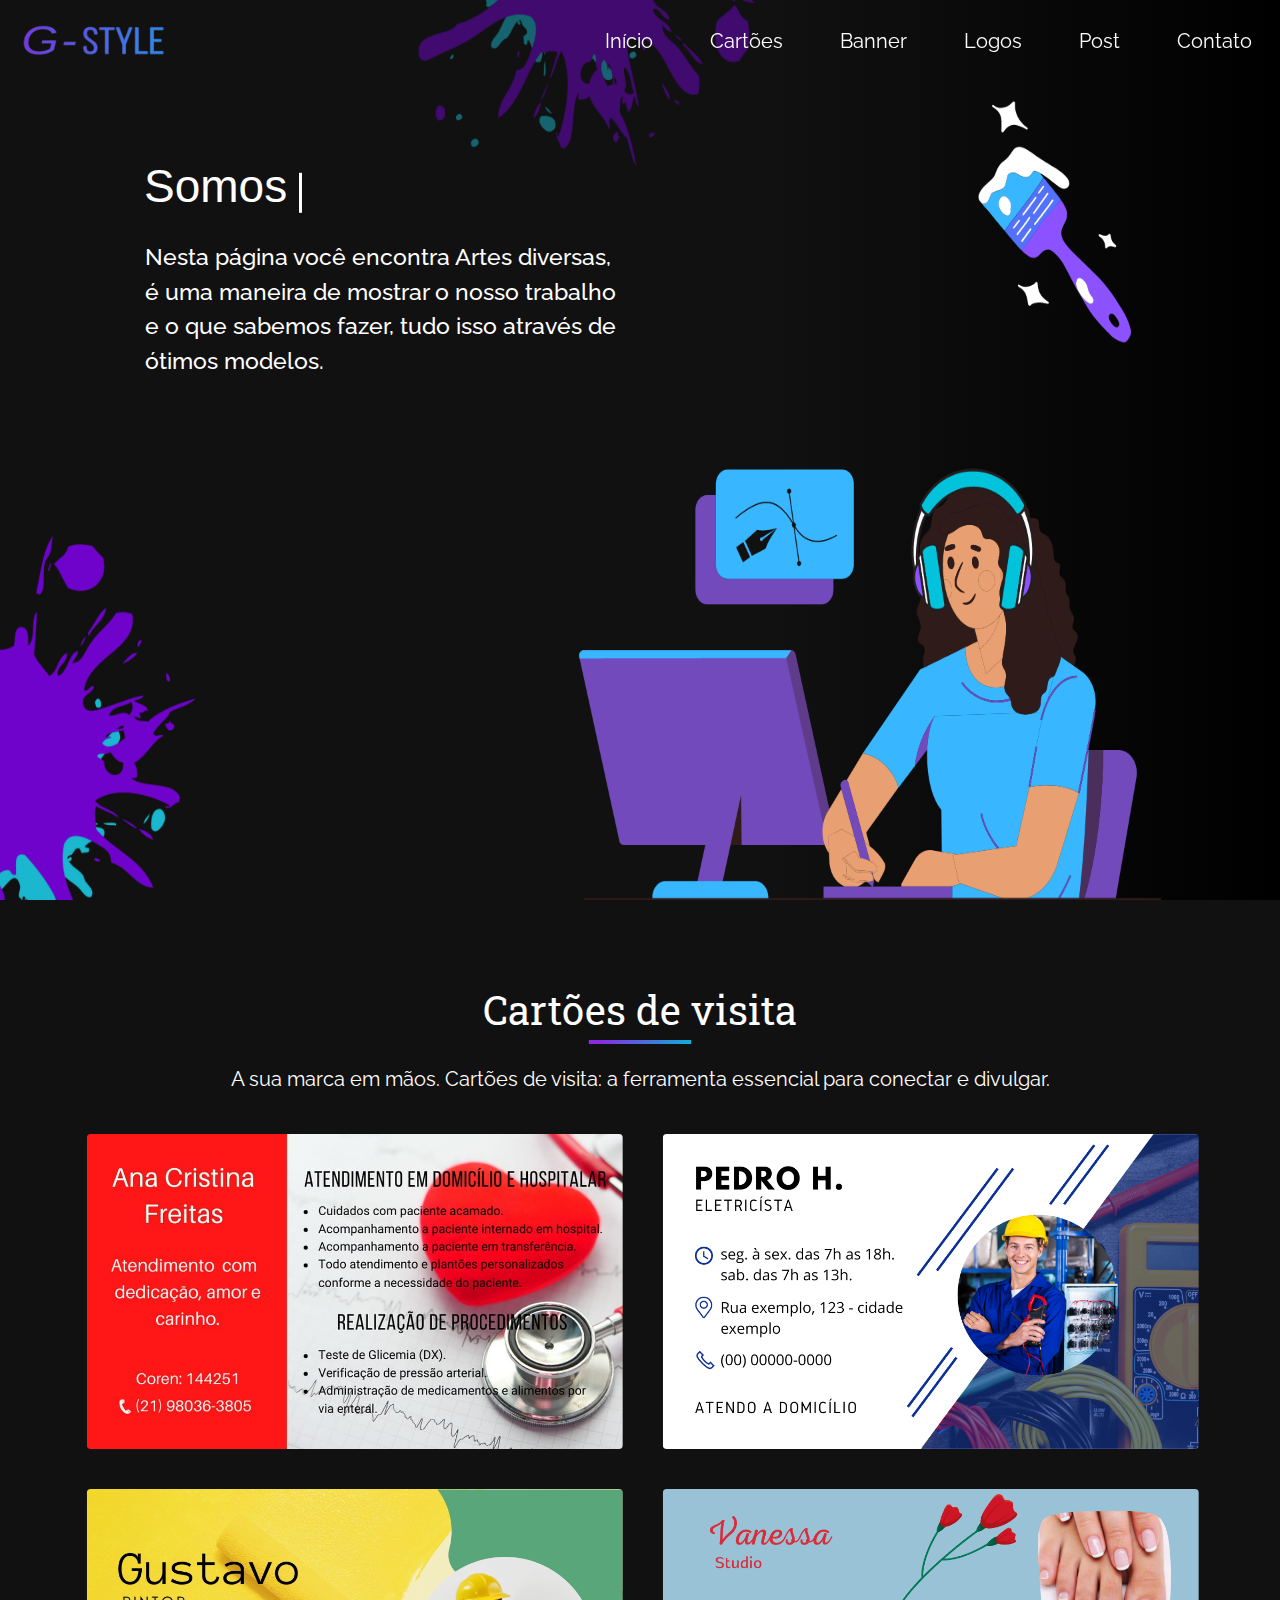
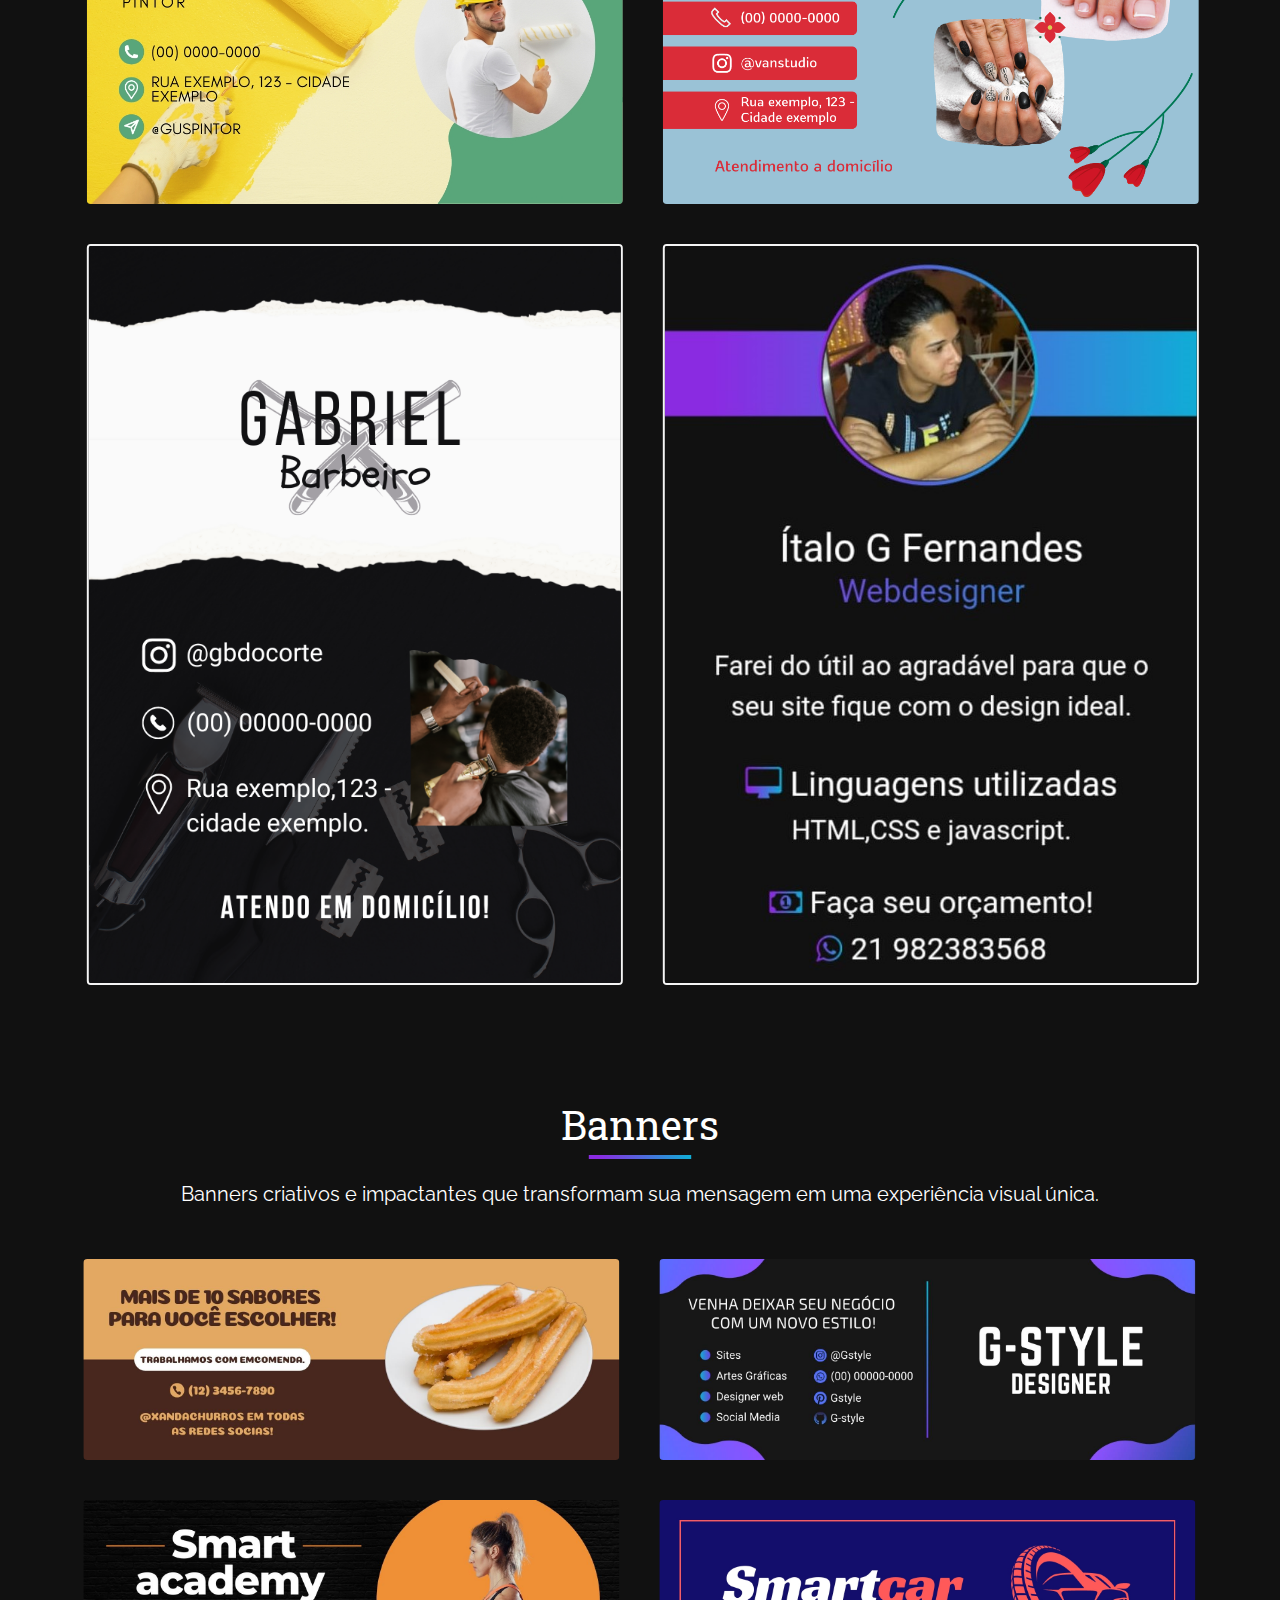
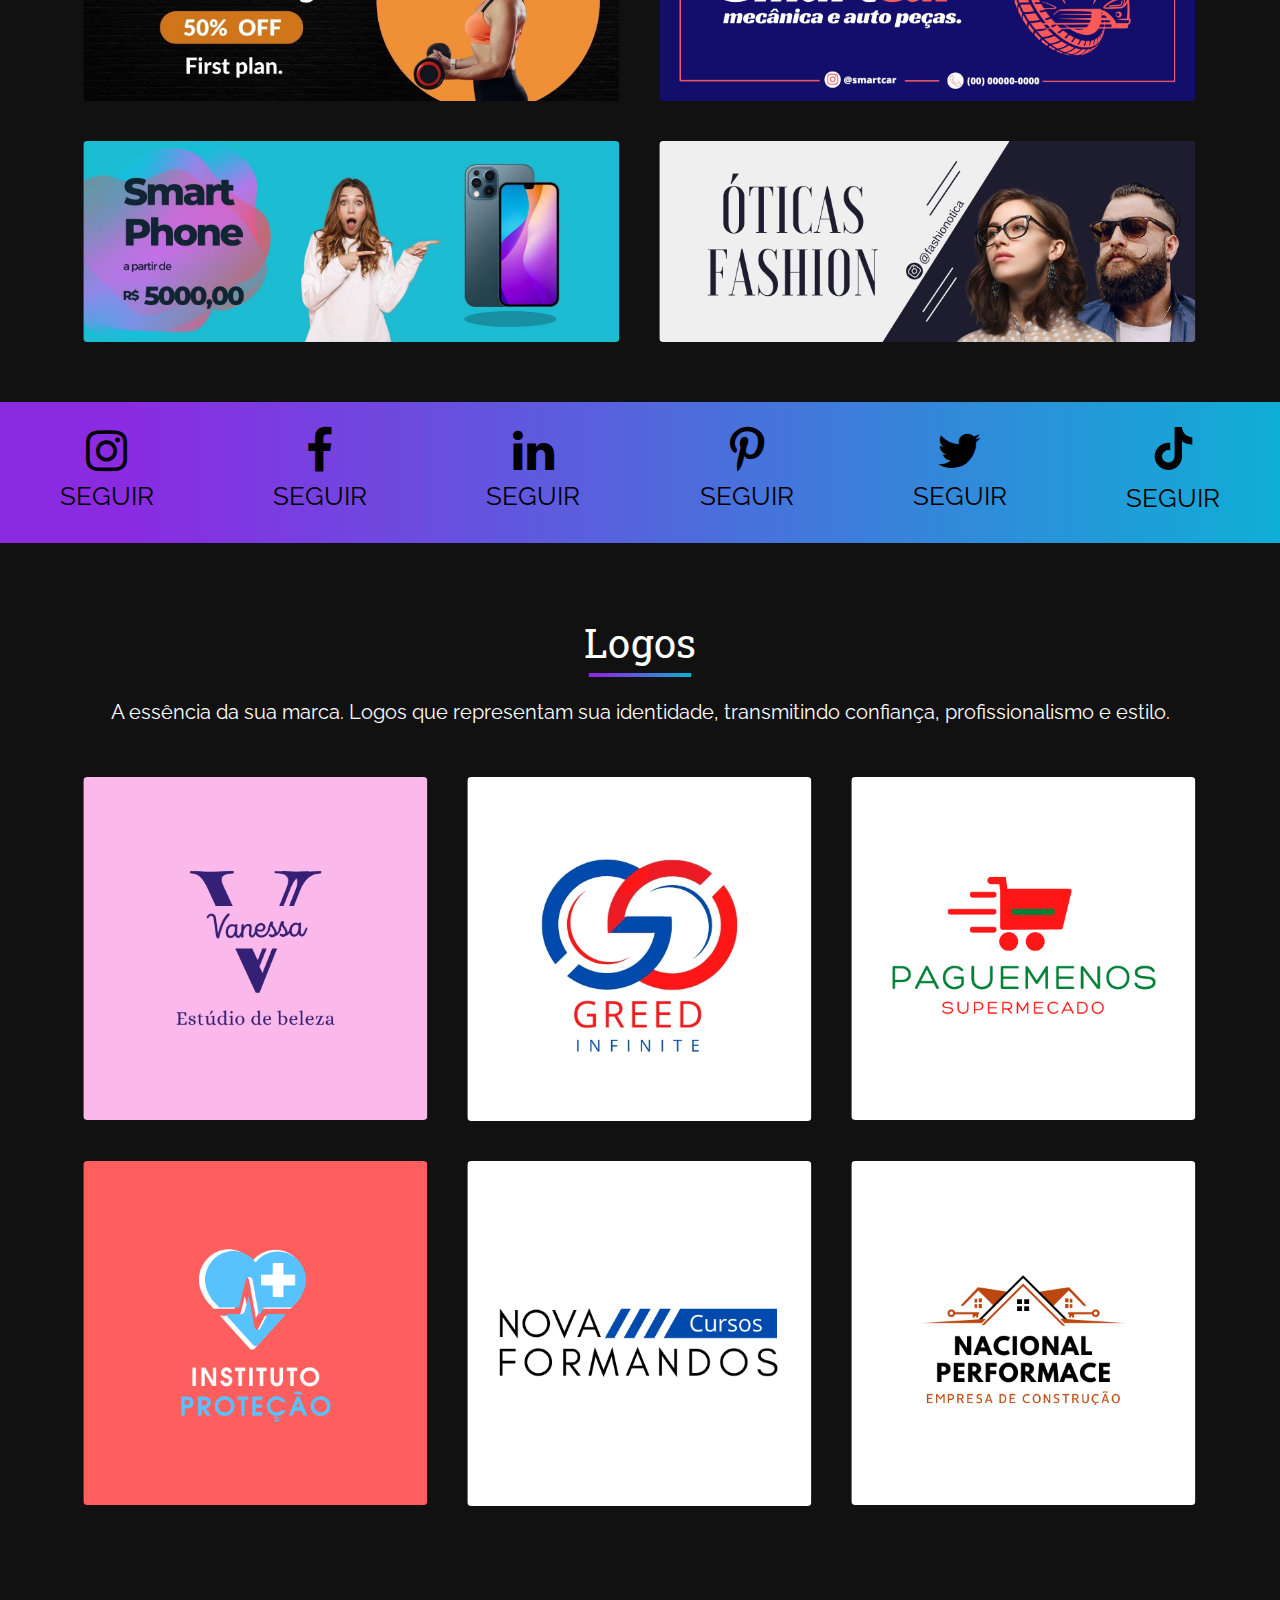
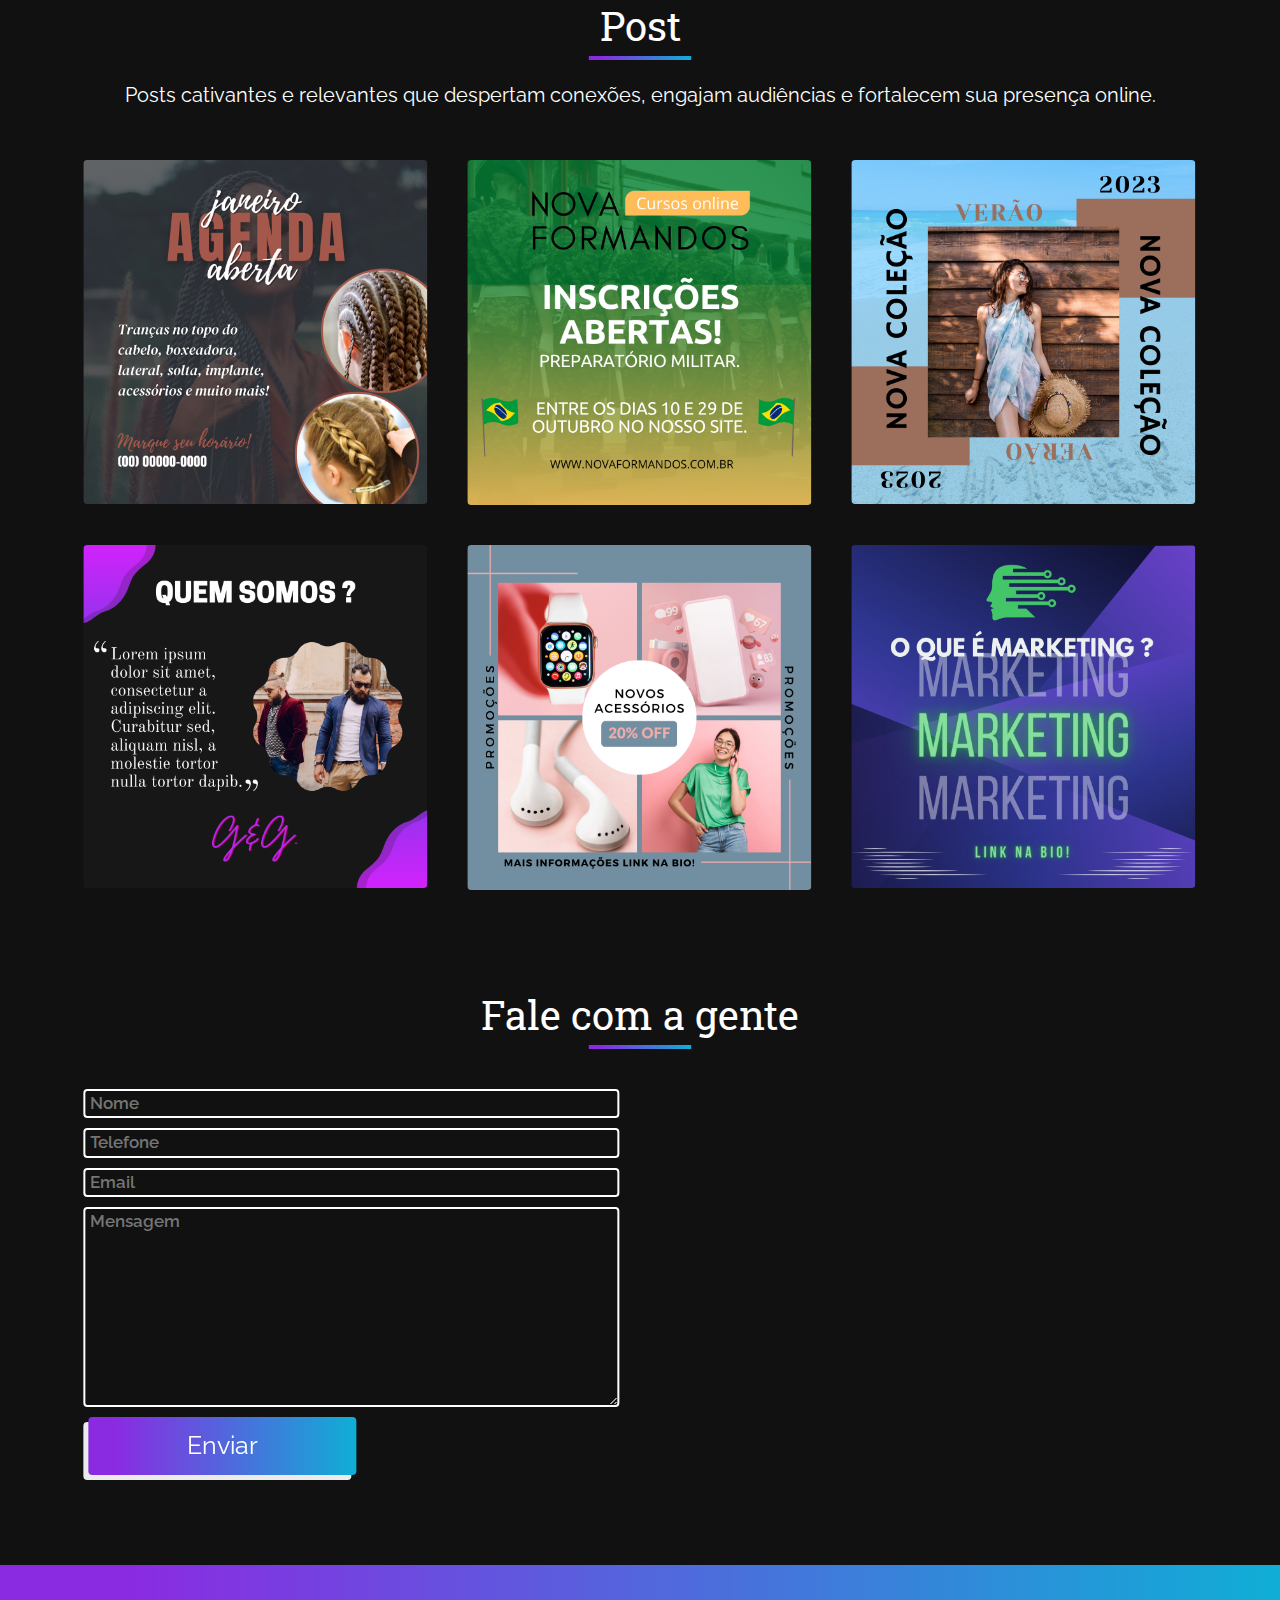
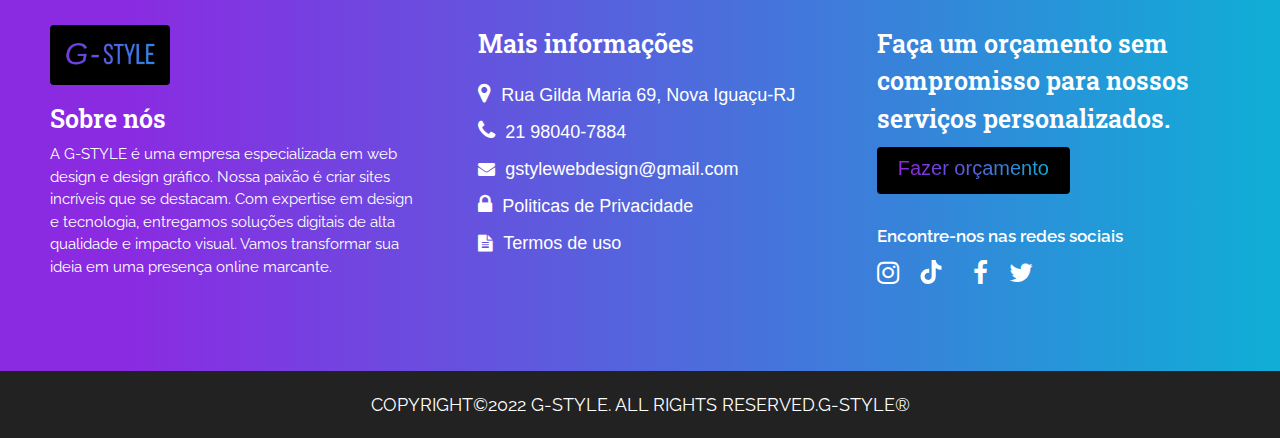
<file: desingers.html>
<!DOCTYPE html>

<html lang="pt-BR">

  <head>

    <meta charset="utf-8">

    <meta name="keywords" content="Design gráfico, Logotipo, Identidade visual, Ilustração, Tipografia, Diagramação, Branding, Papelaria, Cartão de visita, Flyer, Folder, Banner, Poster, Embalagem, Design de embalagens, Design de produto, Design editorial, Revista, Livro, Catálogo, Capa de livro, Layout, Arte final, Mockup, Manipulação de imagens, Vetorização, Arte vetorial, Infográfico, Design de interface, Design de aplicativo, Design de site, Web design, UX design, UI design, Responsividade, Wireframe, Prototipagem, Animação, Design responsivo, SEO, Otimização de sites, HTML, CSS, WordPress, E-commerce, Comércio eletrônico, Loja virtual, Blog, Redes sociais, Marketing digital, Conteúdo visual, Artes gráficas, Design digital, Gráficos, Cores, Padrões, Pixel, Imagem, Fotografia, Ilustração vetorial, Manipulação de fotos, Pixel art, Logomarca, Design de marcas, Identidade corporativa, Design de cartazes, Design de banners, Design de panfletos, Design de logomarcas, Design de folders, Design de embalagens, Design de cartões de visita, Design editorial, Design de revistas, Design de livros, Design de catálogos, Design de capas, Design de layouts, Design de flyers, Design de posteres, Design de materiais impressos, Design de sites responsivos, Design de interfaces intuitivas, Design de aplicativos mobile, Design de UX/UI, Design de sites atrativos, Design de blogs criativos, Design de lojas virtuais eficientes, Design de campanhas de marketing, Design de conteúdo visual, Design de redes sociais, Design de anúncios, Design de emails marketing, Design de apresentações, Design de banners promocionais, Design de materiais publicitários, Design de embalagens personalizadas, Design de logos profissionais, Design de flyers impactantes, Design de cartões de visita exclusivos, Design de sites otimizados, Design de interfaces interativas, Design de aplicativos intuitivos, Design de lojas online personalizadas, Design de conteúdo visual atraente." />

    <meta name="description" content="Somos uma empresa especializada em prestação de serviços para criação de sites, web design e design gráfico. Com uma equipe experiente e apaixonada por design, desenvolvemos soluções criativas e personalizadas que impulsionam a presença online de nossos clientes. Desde a concepção de websites modernos e funcionais até o desenvolvimento de identidades visuais impactantes, estamos comprometidos em entregar resultados de qualidade, combinando estética e funcionalidade. Potencialize sua presença na web e destaque-se da concorrência com nossos serviços de design e criação de sites. Entre em contato conosco hoje mesmo!" />

    <meta name="author" content="Ítalo Gonçalves Fernandes">

    <meta http-equiv="X-UA-Compatible" content="IE=edge">

    <meta name="viewport" content="width=device-width, initial-scale=1, maximum-scale=1" />

    <title>G-Style design&reg;</title>

    <link rel="shortcut icon" href="images/backwhite.png" />

    <link rel="preconnect" href="https://fonts.googleapis.com">
    <link rel="preconnect" href="https://fonts.gstatic.com" crossorigin>
    <link href="https://fonts.googleapis.com/css2?family=Raleway&family=Roboto+Slab&display=swap" rel="stylesheet">

    <link rel="stylesheet" type="text/css" href="main.css" />


  </head>

  <body>

    <div id="preloader">
      <div class="inner">
       <div class="center">
        <div class="ring"></div>
        <span><img src="images/logo.png" class="img-preloader"></span>                    
     </div>
      </div>
    </div>
    <div class="back-to-top">
      <a href="#"><img src="images/top.png" alt="Botão de voltar ao topo"></a>
    </div>   
    <input type="checkbox" id="check">
    <label onclick="animar()" id="container-burger" for="check" class="nav">
      <span class="burger"></span>
      <span class="burger"></span>
      <span class="burger"></span>
    </label>
    <div class="container-logo">
      <img src="images/logoempresaofc.png">
    </div>
    <div class="menu">
      <div ></div>
      <div class="content">
        <a href="index.html" class="text" onclick="fecharMenu()">Início</a>
      </div>
      <div class="content">
        <a href="#" class="text" onclick="fecharMenu(); smoothScroll('#cartao')">Cartões</a>
      </div>
      <div class="content">
        <a href="#" class="text" onclick="fecharMenu(); smoothScroll('#banner')">Banner</a>
      </div>
      <div class="content">
        <a href="#" class="text" onclick="fecharMenu(); smoothScroll('#logo')">Logos</a>
      </div>
      <div class="content">
        <a href="#" class="text" onclick="fecharMenu(); smoothScroll('#post')">Post</a>
      </div>
      <div class="content">
        <a href="#contact" class="text" onclick="fecharMenu(); smoothScroll('#contact')">Contato</a>
      </div>
    </div>
    
    <div class="container-design">
      <div class="typing-container">
        <span class="fixed-word">Somos</span>
        <span class="typing-word"></span>
        <span class="cursor"></span>
      </div>  
      </div>
    </div>
    <div class="container-info-header-design">
      <div class="text">Nesta página você encontra Artes diversas, é uma maneira de mostrar o nosso trabalho e o que sabemos fazer, tudo isso através de ótimos modelos.</div>
    </div>
    <div class="header-design">
      <img src="images/g-back-design.png" class="img-header">
      <img src="images/g-back-design-1.png" class="img-header-1">
      <img src="images/g-back-design-2.png" class="img-header-2">
      <img src="images/g-back-design-3.png" class="img-header-3">
    </div>
    <div id="cartao"></div>

    <div class="container-card">
      <div class="container-title">
        <div class="title">Cartões de visita</div>
        <div class="bar"></div>
        <div class="text-card">A sua marca em mãos. Cartões de visita: a ferramenta essencial para conectar e divulgar.</div>
      </div>
      <div class="container-content">
        <div class="content">
          <img class="img img-1" src="images/cartao-1.jpeg">
        </div>
        <div class="content">
          <img class="img img-2" src="images/cartao-2.png">
        </div>
        <div class="content">
          <img class="img img-3" src="images/cartao-3.jpg">
        </div>
        <div class="content">
          <img class="img img-4" src="images/cartao-4.png">
        </div>
        <div class="content">
          <img class="img img-5" src="images/cartao-5.png">
        </div>
        <div class="content">
          <img class="img img-6" src="images/cartao-6.jpeg">
        </div>
      </div>
    </div>
    <div id="banner"></div>

    <div class="container-banner">
      <div class="container-title">
        <div class="title">Banners</div>
        <div class="bar"></div>
        <div class="text-banner">Banners criativos e impactantes que transformam sua mensagem em uma experiência visual única.</div>
      </div>
      <div class="container-content">
        <div class="content">
          <img class="img img-1" src="images/banner-1.jpg">
        </div>
        <div class="content">
          <img class="img img-2" src="images/banner-2.jpg">
        </div>
        <div class="content">
          <img class="img img-3" src="images/banner-3.jpg">
        </div>
        <div class="content">
          <img class="img img-4" src="images/banner-4.jpg">
        </div>
        <div class="content">
          <img class="img img-5" src="images/banner-5.jpg">
        </div>
        <div class="content">
          <img class="img img-6" src="images/banner-6.jpg">
        </div>
      </div>
    </div>

    <div class="container-social">
      <div class="content">
        <a href="https://www.instagram.com/invites/contact/?i=tp7prv6wkd5n&utm_content=pnlbcd" target="_blank"><i class="fa fa-instagram" aria-hidden="true"></i></a>
        <div class="container-text"><a href="#" class="text">SEGUIR</a></div>
      </div>
      <div class="content">
        <a href="https://www.facebook.com/profile.php?id=100089456100290&mibextid=ZbWKwL" target="_blank"><i class="fa fa-facebook" aria-hidden="true"></i></a>
        <div class="container-text"><a href="#" class="text">SEGUIR</a></div>
      </div>
      <div class="content">
        <a href="#"><i class="fa fa-linkedin" aria-hidden="true"></i></a>
        <div class="container-text"><a href="#" class="text">SEGUIR</a></div>
      </div>
      <div class="content">
        <a href="https://pin.it/4Jxx5Rj" target="_blank"><i class="fa fa-pinterest-p" aria-hidden="true"></i></a>
        <div class="container-text"><a href="#" class="text">SEGUIR</a></div>
      </div>
      <div class="content">
        <a href="https://twitter.com/GSTYLEDESIGN?t=ZcdLrfrbQ1r7_yJizgkSJQ&s=09" target="_blank"><i class="fa fa-twitter" aria-hidden="true"></i></a>
        <div class="container-text"><a href="#" class="text">SEGUIR</a></div>
      </div>
      <div class="content">
        <a href="https://www.tiktok.com/@gstyledesign?_t=8Z4vTQlE8OL&_r=1" target="_blank"><svg xmlns="http://www.w3.org/2000/svg" viewBox="0 0 448 512" class="tiktok"><path d="M448,209.91a210.06,210.06,0,0,1-122.77-39.25V349.38A162.55,162.55,0,1,1,185,188.31V278.2a74.62,74.62,0,1,0,52.23,71.18V0l88,0a121.18,121.18,0,0,0,1.86,22.17h0A122.18,122.18,0,0,0,381,102.39a121.43,121.43,0,0,0,67,20.14Z"/></svg></a>
        <div class="container-text"><a href="#" class="text">SEGUIR</a></div>
      </div>
    </div>
    <div id="logo"></div>

    <div class="container-logo-design">
      <div class="container-title">
        <div class="title">Logos</div>
        <div class="bar"></div>
        <div class="text-logo">A essência da sua marca. Logos que representam sua identidade, transmitindo confiança, profissionalismo e estilo.</div>
      </div>
      <div class="container-content">
        <div class="content">
          <img class="img img-1" src="images/logo-1.jpg">
        </div>
        <div class="content">
          <img class="img img-2" src="images/logo-2.jpg">
        </div>
        <div class="content">
          <img class="img img-3" src="images/logo-3.png">
        </div>
        <div class="content">
          <img class="img img-4" src="images/logo-4.png">
        </div>
        <div class="content">
          <img class="img img-5" src="images/logo-5.png">
        </div>
        <div class="content">
          <img class="img img-6" src="images/logo-6.png">
        </div>
      </div>
    </div>
    <div id="post"></div>

    <div class="container-post">
      <div class="container-title">
        <div class="title">Post</div>
        <div class="bar"></div>
        <div class="text-post">Posts cativantes e relevantes que despertam conexões, engajam audiências e fortalecem sua presença online.</div>
      </div>
      <div class="container-content">
        <div class="content">
          <img class="img img-1" src="images/post-1.png">
        </div>
        <div class="content">
          <img class="img img-2" src="images/post-2.png">
        </div>
        <div class="content">
          <img class="img img-3" src="images/post-3.png">
        </div>
        <div class="content">
          <img class="img img-4" src="images/post-4.png">
        </div>
        <div class="content">
          <img class="img img-5" src="images/post-5.png">
        </div>
        <div class="content">
          <img class="img img-6" src="images/post-6.png">
        </div>
      </div>
    </div>
    <div id="contact"></div>
    <div class="container-contact">
      <div class="title-contact">Fale com a gente</div>
      <div class="bar"></div>
      <div class="contact">
        <form id="contactForm" class="content">
          <input type="text" id="name" placeholder="Nome" required>
          <input type="tel" id="phone" placeholder="Telefone" required>
          <input type="email" id="email" placeholder="Email" required>
          <textarea id="message" placeholder="Mensagem" required></textarea>
          <button type="submit">Enviar</button>
        </form> 
        <div class="container-map content">
          <iframe src="https://www.google.com/maps/embed?pb=!1m18!1m12!1m3!1d3680.4215337046535!2d-43.45936112456374!3d-22.712568430959063!2m3!1f0!2f0!3f0!3m2!1i1024!2i768!4f13.1!3m3!1m2!1s0x9968772e5c4dc3%3A0x43a261e9928dad0b!2sR.%20Gilda%20Maria%2C%2069%20-%20Parque%20Flora%2C%20Nova%20Igua%C3%A7u%20-%20RJ%2C%2026040-820!5e0!3m2!1spt-BR!2sbr!4v1687206534827!5m2!1spt-BR!2sbr" allowfullscreen="" loading="lazy" referrerpolicy="no-referrer-when-downgrade"></iframe>
        </div>
      </div>
    </div>
    <div class="container-footer">
      <div class="content">
        <div class="logo"><img src="images/logoempresanblackofc.png"></div>
        <div class="title-about">Sobre nós</div>
        <div class="text-about">A G-STYLE é uma empresa especializada em web design e design gráfico. Nossa paixão é criar sites incríveis que se destacam. Com expertise em design e tecnologia, entregamos soluções digitais de alta qualidade e impacto visual. Vamos transformar sua ideia em uma presença online marcante.</div>
      </div>
      <div class="content">
        <div class="title-info">Mais informações</div>
        <div class="info"><i class="fa fa-map-marker" aria-hidden="true"></i>Rua Gilda Maria 69, Nova Iguaçu-RJ</div>
        <div class="info"><i class="fa fa-phone" aria-hidden="true"></i>21 98040-7884</div>
        <div class="info"><i class="fa fa-envelope" aria-hidden="true"></i>gstylewebdesign@gmail.com</div>
        <div class="info"><a href="politicasdeprivacidade.html" target="_blank"><i class="fa fa-lock" aria-hidden="true"></i>Politicas de Privacidade</a></div>
        <div class="info"><a href="termosdeuso.html" target="_blank"><i class="fa fa-file-text" aria-hidden="true"></i>Termos de uso</a></div>
      </div>
      <div class="content">
        <div class="title-orca">Faça um orçamento sem compromisso para nossos serviços personalizados.</div>
        <a class="btn" href="https://api.whatsapp.com/send?phone=5521980407884&text=Ol%C3%A1%20equipe%20G-STYLE%2C%20gostaria%20de%20fazer%20um%20or%C3%A7amento%20com%20voc%C3%AAs%20sem%20compromisso%20para%20criar%20nosso%2Fmeu%20site." target="_blank"><div>Fazer orçamento</div></a>
        <div class="text-orca">Encontre-nos nas redes sociais</div>
        <div class="container-icon">
          <div class="content"></div>
          <div class="content">
            <a href="https://www.instagram.com/invites/contact/?i=tp7prv6wkd5n&utm_content=pnlbcd" target="_blank"><i class="fa fa-instagram" aria-hidden="true"></i></a>
          </div>
          <div class="content">
            <a href="https://www.tiktok.com/@gstyledesign?_t=8Z4vTQlE8OL&_r=1" target="_blank"><svg xmlns="http://www.w3.org/2000/svg" viewBox="0 0 448 512" class="my-icon"><path d="M448,209.91a210.06,210.06,0,0,1-122.77-39.25V349.38A162.55,162.55,0,1,1,185,188.31V278.2a74.62,74.62,0,1,0,52.23,71.18V0l88,0a121.18,121.18,0,0,0,1.86,22.17h0A122.18,122.18,0,0,0,381,102.39a121.43,121.43,0,0,0,67,20.14Z"/></svg></a>
          </div>
          <div class="content">
            <a href="https://www.facebook.com/profile.php?id=100089456100290&mibextid=ZbWKwL" target="_blank"><i class="fa fa-facebook" aria-hidden="true"></i></a>
          </div>
          <div class="content">
            <a href="https://twitter.com/GSTYLEDESIGN?t=ZcdLrfrbQ1r7_yJizgkSJQ&s=09" target="_blank"><i class="fa fa-twitter" aria-hidden="true"></i></a>
          </div>
          <div class="content"></div>
        </div>
      </div>
    </div>
    <div class="copy">COPYRIGHT©2022 G-STYLE. ALL RIGHTS RESERVED.G-STYLE®</div>

    <script type="text/javascript" src="js/jquerynav.js"></script>

    <script type="text/javascript" src="js/materialize.js"></script>

    <script type="text/javascript" src="js/jquery.min.js"></script>
    
    <script type="text/javascript" src="js/popper.min.js"></script>

    <script type="text/javascript" src="js/bootstrap.min.js"></script>

    <script type="text/javascript" src="js/preloader.js"></script>

    <script type="text/javascript" src="js/script.js"></script>

    <script>
        jQuery(function($){
          var $navbar = $('.menu');
            $(window).scroll(function(event){
              var $current = $(this).scrollTop();
            if( $current > 50 ){
               $navbar.addClass('navbar-color');
            } else{
               $navbar.removeClass('navbar-color');
                }
            });
        });
    </script>

  </body>

</html>
</file>
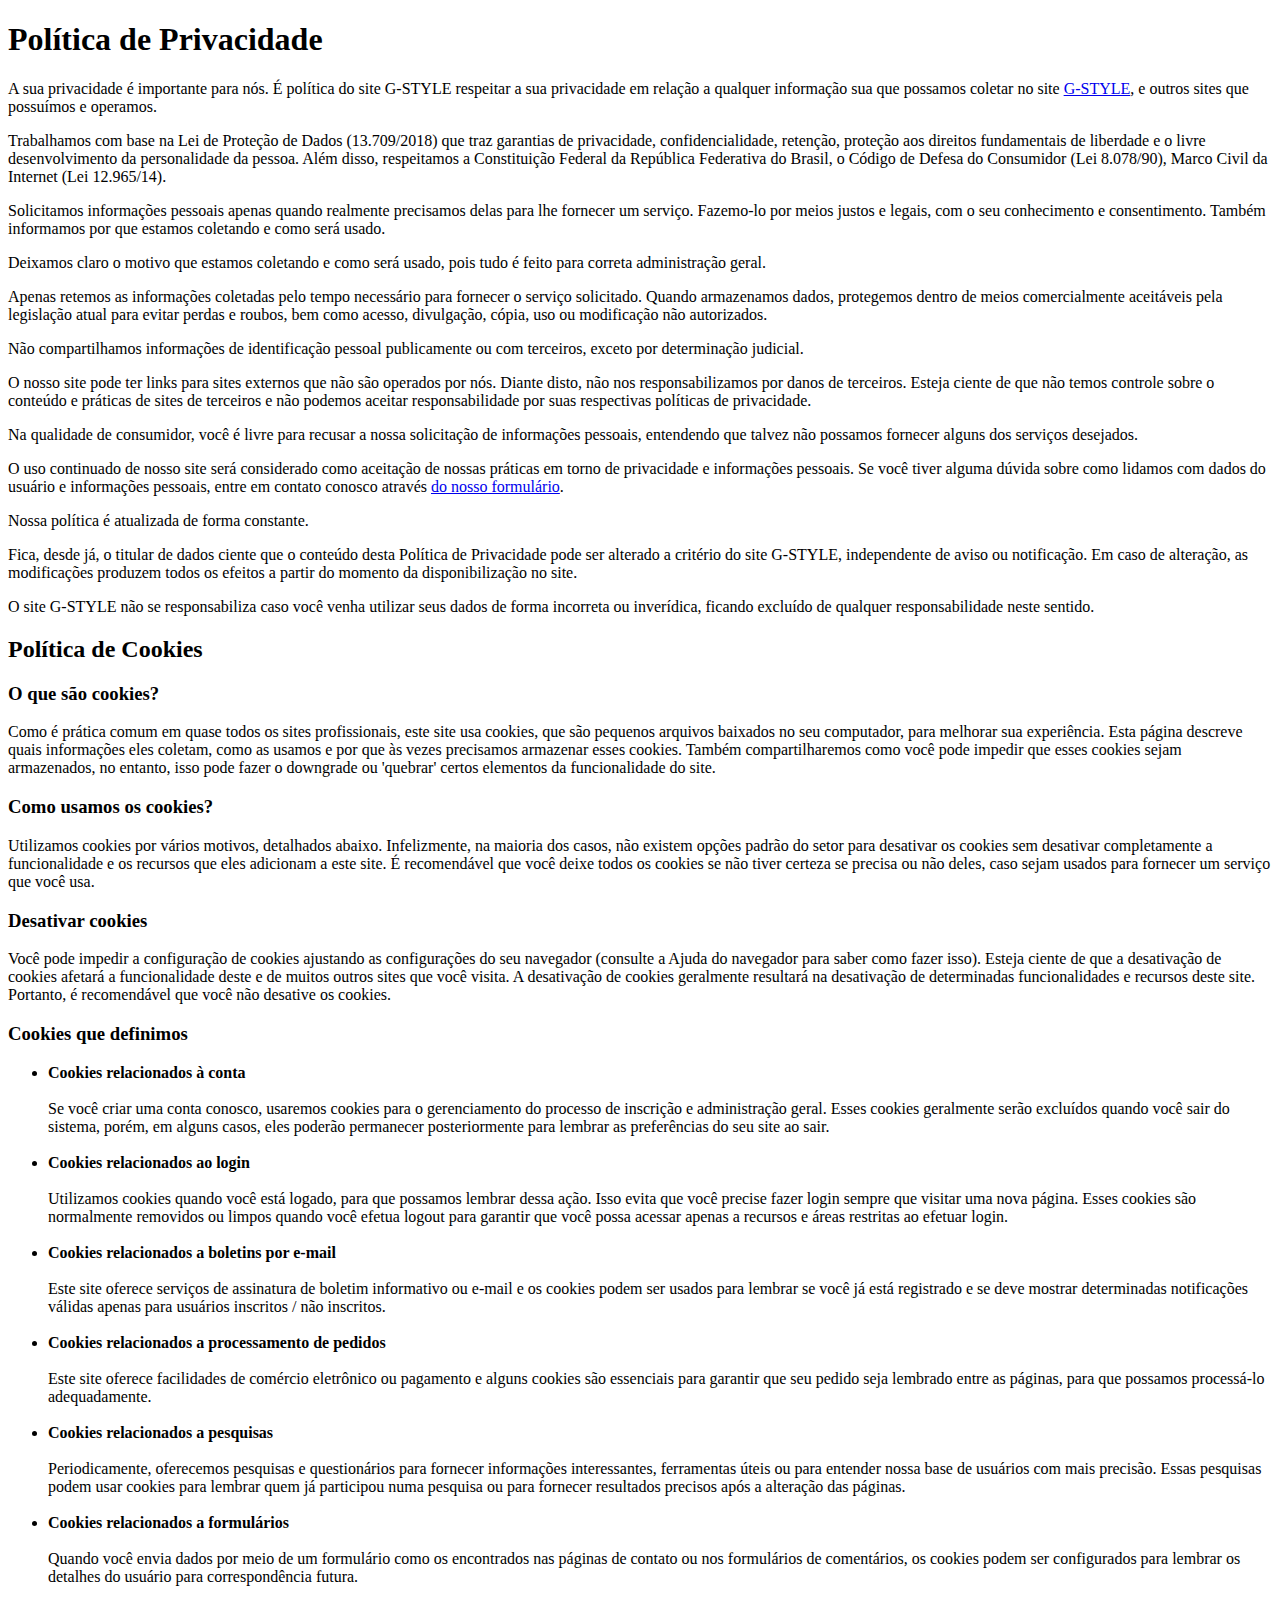
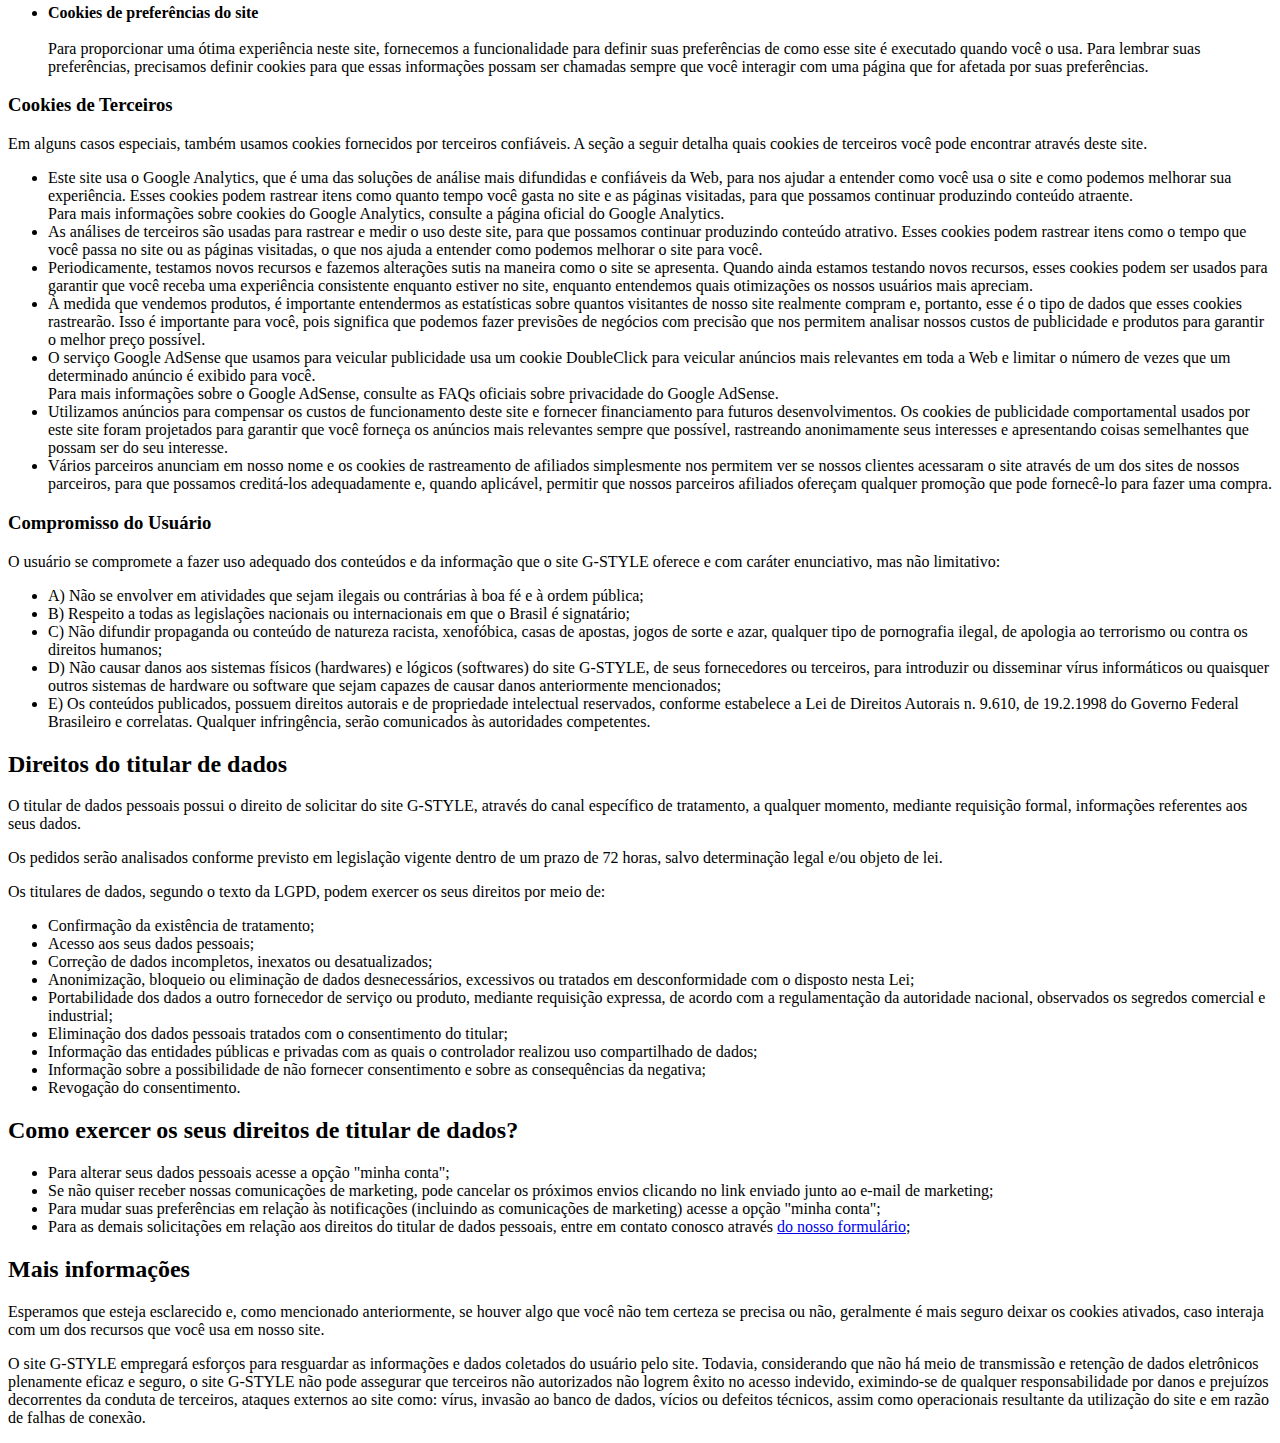
<file: politicasdeprivacidade.html>
<!DOCTYPE html>

<html lang="pt-BR">

  <head>

    <meta charset="utf-8">

    <meta name="keywords" content="" />

    <meta name="description" content="" />

    <meta name="author" content="Ítalo Gonçalves Fernandes">

    <meta http-equiv="X-UA-Compatible" content="IE=edge">

    <meta name="viewport" content="width=device-width, initial-scale=1, maximum-scale=1" />

    <title>G-Style design&reg;</title>

    <link rel="shortcut icon" href="images/backwhite.png" />

  </head>

  <body>
    
<h1>Política de Privacidade</h1>

<p>A sua privacidade é importante para nós. É política do site G-STYLE respeitar a sua privacidade em relação a qualquer informação sua que possamos coletar no site <a href="https://gstyle.italowebdesign.com.br/" target="_blank" rel="noopener">G-STYLE</a>, e outros sites que possuímos e operamos.</p>

<p>Trabalhamos com base na Lei de Proteção de Dados (13.709/2018) que traz garantias de privacidade, confidencialidade, retenção, proteção aos direitos fundamentais de liberdade e  o livre desenvolvimento da personalidade da pessoa. Além disso, respeitamos a Constituição Federal da República Federativa do Brasil, o Código de Defesa do Consumidor (Lei 8.078/90), Marco Civil da Internet (Lei 12.965/14).</p><p>

</p><p>Solicitamos informações pessoais apenas quando realmente precisamos delas para lhe fornecer um serviço. Fazemo-lo por meios justos e legais, com o seu conhecimento e consentimento. Também informamos por que estamos coletando e como será usado.</p>

<p>Deixamos claro o motivo que estamos coletando e como será usado, pois tudo é feito para correta administração geral.</p>

<p>Apenas retemos as informações coletadas pelo tempo necessário para fornecer o serviço solicitado. Quando armazenamos dados, protegemos dentro de meios comercialmente aceitáveis pela legislação atual ​​para evitar perdas e roubos, bem como acesso, divulgação, cópia, uso ou modificação não autorizados.</p>

<p>Não compartilhamos informações de identificação pessoal publicamente ou com terceiros, exceto por determinação judicial.</p>

<p>O nosso site pode ter links para sites externos que não são operados por nós. Diante disto, não nos responsabilizamos por danos de terceiros. Esteja ciente de que não temos controle sobre o conteúdo e práticas de sites de terceiros e não podemos aceitar responsabilidade por suas respectivas políticas de privacidade.</p>

<p>Na qualidade de consumidor, você é livre para recusar a nossa solicitação de informações pessoais, entendendo que talvez não possamos fornecer alguns dos serviços desejados.</p>

<p>O uso continuado de nosso site será considerado como aceitação de nossas práticas em torno de privacidade e informações pessoais. Se você tiver alguma dúvida sobre como lidamos com dados do usuário e informações pessoais, entre em contato conosco através <a href="https://gstyle.italowebdesign.com.br/" target="_blank">do nosso formulário</a>.</p>

<p>Nossa política é atualizada de forma constante.</p>

<p>Fica, desde já, o titular de dados ciente que o conteúdo desta Política de Privacidade pode ser alterado a critério do site G-STYLE, independente de aviso ou notificação.  Em caso de alteração, as modificações produzem todos os efeitos a partir do momento da disponibilização no site. </p>

<p>O site G-STYLE não se responsabiliza caso você venha utilizar seus dados de forma incorreta ou inverídica, ficando excluído de qualquer responsabilidade neste sentido.</p>

<h2>Política de Cookies</h2>

<h3>O que são cookies?</h3>
<p>Como é prática comum em quase todos os sites profissionais, este site usa cookies, que são pequenos arquivos baixados no seu computador, para melhorar sua experiência. Esta página descreve quais informações eles coletam, como as usamos e por que às vezes precisamos armazenar esses cookies. Também compartilharemos como você pode impedir que esses cookies sejam armazenados, no entanto, isso pode fazer o downgrade ou 'quebrar' certos elementos da funcionalidade do site.</p>

<h3>Como usamos os cookies?</h3>
<p>Utilizamos cookies por vários motivos, detalhados abaixo. Infelizmente, na maioria dos casos, não existem opções padrão do setor para desativar os cookies sem desativar completamente a funcionalidade e os recursos que eles adicionam a este site. É recomendável que você deixe todos os cookies se não tiver certeza se precisa ou não deles, caso sejam usados ​​para fornecer um serviço que você usa.</p>

<h3>Desativar cookies</h3>
<p>Você pode impedir a configuração de cookies ajustando as configurações do seu navegador (consulte a Ajuda do navegador para saber como fazer isso). Esteja ciente de que a desativação de cookies afetará a funcionalidade deste e de muitos outros sites que você visita. A desativação de cookies geralmente resultará na desativação de determinadas funcionalidades e recursos deste site. Portanto, é recomendável que você não desative os cookies.</p>

<h3>Cookies que definimos</h3>
<ul>
<li><strong>Cookies relacionados à conta</strong><br><br>Se você criar uma conta conosco, usaremos cookies para o gerenciamento do processo de inscrição e administração geral. Esses cookies geralmente serão excluídos quando você sair do sistema, porém, em alguns casos, eles poderão permanecer posteriormente para lembrar as preferências do seu site ao sair.<br><br></li>    

<li><strong>Cookies relacionados ao login</strong><br><br>Utilizamos cookies quando você está logado, para que possamos lembrar dessa ação. Isso evita que você precise fazer login sempre que visitar uma nova página. Esses cookies são normalmente removidos ou limpos quando você efetua logout para garantir que você possa acessar apenas a recursos e áreas restritas ao efetuar login.<br><br></li>

<li><strong>Cookies relacionados a boletins por e-mail</strong><br><br>Este site oferece serviços de assinatura de boletim informativo ou e-mail e os cookies podem ser usados ​​para lembrar se você já está registrado e se deve mostrar determinadas notificações válidas apenas para usuários inscritos / não inscritos.<br><br></li>

<li><strong>Cookies relacionados a processamento de pedidos</strong><br><br>Este site oferece facilidades de comércio eletrônico ou pagamento e alguns cookies são essenciais para garantir que seu pedido seja lembrado entre as páginas, para que possamos processá-lo adequadamente.<br><br></li>

<li><strong>Cookies relacionados a pesquisas</strong><br><br>Periodicamente, oferecemos pesquisas e questionários para fornecer informações interessantes, ferramentas úteis ou para entender nossa base de usuários com mais precisão. Essas pesquisas podem usar cookies para lembrar quem já participou numa pesquisa ou para fornecer resultados precisos após a alteração das páginas.<br><br></li>

<li><strong>Cookies relacionados a formulários</strong><br><br>Quando você envia dados por meio de um formulário como os encontrados nas páginas de contato ou nos formulários de comentários, os cookies podem ser configurados para lembrar os detalhes do usuário para correspondência futura.<br><br></li>

<li><strong>Cookies de preferências do site</strong><br><br>Para proporcionar uma ótima experiência neste site, fornecemos a funcionalidade para definir suas preferências de como esse site é executado quando você o usa. Para lembrar suas preferências, precisamos definir cookies para que essas informações possam ser chamadas sempre que você interagir com uma página que for afetada por suas preferências.<br></li>
</ul>

<h3>Cookies de Terceiros</h3>
<p>Em alguns casos especiais, também usamos cookies fornecidos por terceiros confiáveis. A seção a seguir detalha quais cookies de terceiros você pode encontrar através deste site.</p>
<ul>

<li>Este site usa o Google Analytics, que é uma das soluções de análise mais difundidas e confiáveis ​​da Web, para nos ajudar a entender como você usa o site e como podemos melhorar sua experiência. Esses cookies podem rastrear itens como quanto tempo você gasta no site e as páginas visitadas, para que possamos continuar produzindo conteúdo atraente.<br>Para mais informações sobre cookies do Google Analytics, consulte a página oficial do Google Analytics.</li>

<li>As análises de terceiros são usadas para rastrear e medir o uso deste site, para que possamos continuar produzindo conteúdo atrativo. Esses cookies podem rastrear itens como o tempo que você passa no site ou as páginas visitadas, o que nos ajuda a entender como podemos melhorar o site para você.</li>

<li>Periodicamente, testamos novos recursos e fazemos alterações sutis na maneira como o site se apresenta. Quando ainda estamos testando novos recursos, esses cookies podem ser usados ​​para garantir que você receba uma experiência consistente enquanto estiver no site, enquanto entendemos quais otimizações os nossos usuários mais apreciam.</li>

<li>À medida que vendemos produtos, é importante entendermos as estatísticas sobre quantos visitantes de nosso site realmente compram e, portanto, esse é o tipo de dados que esses cookies rastrearão. Isso é importante para você, pois significa que podemos fazer previsões de negócios com precisão que nos permitem analisar nossos custos de publicidade e produtos para garantir o melhor preço possível.</li>

<li>O serviço Google AdSense que usamos para veicular publicidade usa um cookie DoubleClick para veicular anúncios mais relevantes em toda a Web e limitar o número de vezes que um determinado anúncio é exibido para você.<br>
Para mais informações sobre o Google AdSense, consulte as FAQs oficiais sobre privacidade do Google AdSense.</li>

<li>Utilizamos anúncios para compensar os custos de funcionamento deste site e fornecer financiamento para futuros desenvolvimentos. Os cookies de publicidade comportamental usados ​​por este site foram projetados para garantir que você forneça os anúncios mais relevantes sempre que possível, rastreando anonimamente seus interesses e apresentando coisas semelhantes que possam ser do seu interesse.</li>

<li>Vários parceiros anunciam em nosso nome e os cookies de rastreamento de afiliados simplesmente nos permitem ver se nossos clientes acessaram o site através de um dos sites de nossos parceiros, para que possamos creditá-los adequadamente e, quando aplicável, permitir que nossos parceiros afiliados ofereçam qualquer promoção que pode fornecê-lo para fazer uma compra.</li>

</ul>
<h3>Compromisso do Usuário</h3>

<p>O usuário se compromete a fazer uso adequado dos conteúdos e da informação que o site G-STYLE oferece e com caráter enunciativo, mas não limitativo:</p>

<ul>
<li>A) Não se envolver em atividades que sejam ilegais ou contrárias à boa fé e à ordem pública;</li>
<li>B) Respeito a todas as legislações nacionais ou internacionais em que o Brasil é signatário;</li>
<li>C) Não difundir propaganda ou conteúdo de natureza racista, xenofóbica, casas de apostas, jogos de sorte e azar, qualquer tipo de pornografia ilegal, de apologia ao terrorismo ou contra os direitos humanos;</li>
<li>D) Não causar danos aos sistemas físicos (hardwares) e lógicos (softwares) do site G-STYLE, de seus fornecedores ou terceiros, para introduzir ou disseminar vírus informáticos ou quaisquer outros sistemas de hardware ou software que sejam capazes de causar danos anteriormente mencionados;</li>
<li>E) Os conteúdos publicados, possuem direitos autorais e de propriedade intelectual reservados, conforme estabelece a Lei de Direitos Autorais n. 9.610, de 19.2.1998 do Governo Federal Brasileiro e correlatas. Qualquer infringência, serão comunicados às autoridades competentes.</li>
</ul>

<h2>Direitos do titular de dados</h2>
<p>O titular de dados pessoais possui o direito de solicitar do site G-STYLE, através do canal específico de tratamento, a qualquer momento, mediante requisição formal, informações referentes aos seus dados.</p>
<p>Os pedidos serão analisados conforme previsto em legislação vigente dentro de um prazo de 72 horas, salvo determinação legal e/ou objeto de lei.</p>

<p>Os titulares de dados, segundo o texto da LGPD, podem exercer os seus direitos por meio de:</p>
<ul>
<li>Confirmação da existência de tratamento;</li>

<li>Acesso aos seus dados pessoais;</li>

<li>Correção de dados incompletos, inexatos ou desatualizados;</li>

<li>Anonimização, bloqueio ou eliminação de dados desnecessários, excessivos ou tratados em desconformidade com o disposto nesta Lei;</li>

<li>Portabilidade dos dados a outro fornecedor de serviço ou produto, mediante requisição expressa, de acordo com a regulamentação da autoridade nacional, observados os segredos comercial e industrial;</li>

<li>Eliminação dos dados pessoais tratados com o consentimento do titular;</li>

<li>Informação das entidades públicas e privadas com as quais o controlador realizou uso compartilhado de dados;</li>

<li>Informação sobre a possibilidade de não fornecer consentimento e sobre as consequências da negativa;</li>

<li>Revogação do consentimento.</li>
</ul>
<h2>Como exercer os seus direitos de titular de dados?</h2>
<ul>
<li>Para alterar seus dados pessoais acesse a opção "minha conta";</li>

<li>Se não quiser receber nossas comunicações de marketing, pode cancelar os próximos envios clicando no link enviado junto ao e-mail de marketing;</li>

<li>Para mudar suas preferências em relação às notificações (incluindo as comunicações de marketing) acesse a opção "minha conta";</li>

<li>Para as demais solicitações em relação aos direitos do titular de dados pessoais, entre em contato conosco através <a href="https://gstyle.italowebdesign.com.br/" target="_blank">do nosso formulário</a>;</li>
</ul>

<h2>Mais informações</h2>
<p>Esperamos que esteja esclarecido e, como mencionado anteriormente, se houver algo que você não tem certeza se precisa ou não, geralmente é mais seguro deixar os cookies ativados, caso interaja com um dos recursos que você usa em nosso site.</p>

<p>O site G-STYLE empregará esforços para resguardar as informações e dados coletados do usuário pelo site. Todavia, considerando que não há meio de transmissão e retenção de dados eletrônicos plenamente eficaz e seguro, o site G-STYLE não pode assegurar que terceiros não autorizados não logrem êxito no acesso indevido, eximindo-se de qualquer responsabilidade por danos e prejuízos decorrentes da conduta de terceiros, ataques externos ao site como: vírus, invasão ao banco de dados, vícios ou defeitos técnicos, assim como operacionais resultante da utilização do site e em razão de falhas de conexão.</p>


  </body>

</html>
</file>
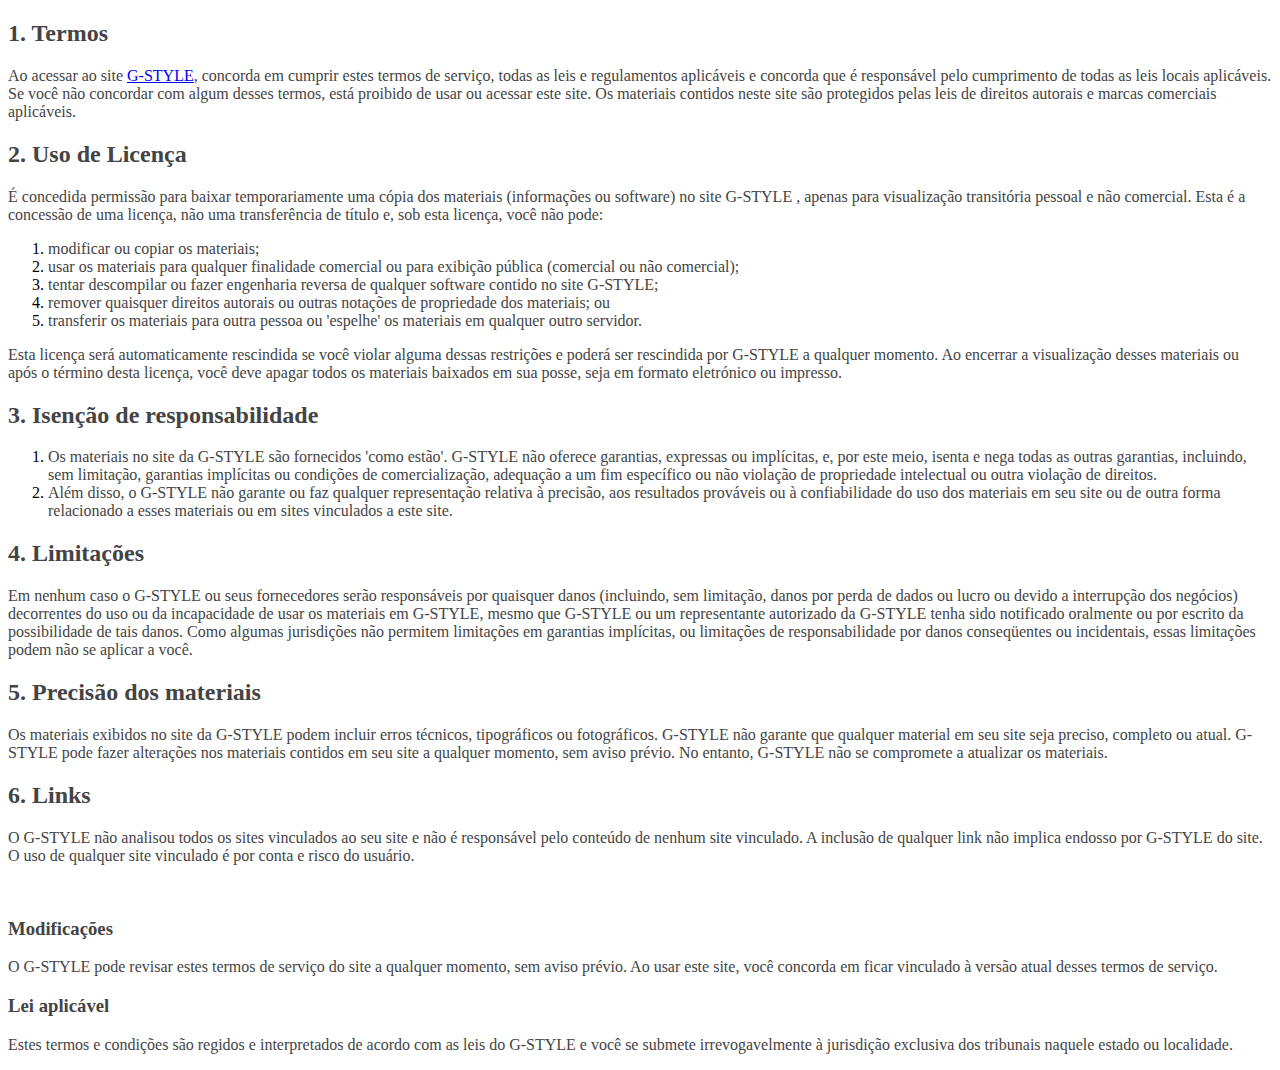
<file: termosdeuso.html>
<!DOCTYPE html>

<html lang="pt-BR">

  <head>

    <meta charset="utf-8">

    <meta name="keywords" content="" />

    <meta name="description" content="" />

    <meta name="author" content="Ítalo Gonçalves Fernandes">

    <meta http-equiv="X-UA-Compatible" content="IE=edge">

    <meta name="viewport" content="width=device-width, initial-scale=1, maximum-scale=1" />

    <title>G-Style design&reg;</title>

    <link rel="shortcut icon" href="images/backwhite.png" />

  </head>

  <body>
    <h2><span style="color: rgb(68, 68, 68);">1. Termos</span></h2><p><span style="color: rgb(68, 68, 68);">Ao acessar ao site <a href="https://gstyle.italowebdesign.com.br">G-STYLE</a>, concorda em cumprir estes termos de serviço, todas as leis e regulamentos aplicáveis ​​e concorda que é responsável pelo cumprimento de todas as leis locais aplicáveis. Se você não concordar com algum desses termos, está proibido de usar ou acessar este site. Os materiais contidos neste site são protegidos pelas leis de direitos autorais e marcas comerciais aplicáveis.</span></p><h2><span style="color: rgb(68, 68, 68);">2. Uso de Licença</span></h2><p><span style="color: rgb(68, 68, 68);">É concedida permissão para baixar temporariamente uma cópia dos materiais (informações ou software) no site G-STYLE , apenas para visualização transitória pessoal e não comercial. Esta é a concessão de uma licença, não uma transferência de título e, sob esta licença, você não pode:&nbsp;</span></p><ol><li><span style="color: rgb(68, 68, 68);">modificar ou copiar os materiais;&nbsp;</span></li><li><span style="color: rgb(68, 68, 68);">usar os materiais para qualquer finalidade comercial ou para exibição pública (comercial ou não comercial);&nbsp;</span></li><li><span style="color: rgb(68, 68, 68);">tentar descompilar ou fazer engenharia reversa de qualquer software contido no site G-STYLE;&nbsp;</span></li><li><span style="color: rgb(68, 68, 68);">remover quaisquer direitos autorais ou outras notações de propriedade dos materiais; ou&nbsp;</span></li><li><span style="color: rgb(68, 68, 68);">transferir os materiais para outra pessoa ou 'espelhe' os materiais em qualquer outro servidor.</span></li></ol><p><span style="color: rgb(68, 68, 68);">Esta licença será automaticamente rescindida se você violar alguma dessas restrições e poderá ser rescindida por G-STYLE a qualquer momento. Ao encerrar a visualização desses materiais ou após o término desta licença, você deve apagar todos os materiais baixados em sua posse, seja em formato eletrónico ou impresso.</span></p><h2><span style="color: rgb(68, 68, 68);">3. Isenção de responsabilidade</span></h2><ol><li><span style="color: rgb(68, 68, 68);">Os materiais no site da G-STYLE são fornecidos 'como estão'. G-STYLE não oferece garantias, expressas ou implícitas, e, por este meio, isenta e nega todas as outras garantias, incluindo, sem limitação, garantias implícitas ou condições de comercialização, adequação a um fim específico ou não violação de propriedade intelectual ou outra violação de direitos.</span></li><li><span style="color: rgb(68, 68, 68);">Além disso, o G-STYLE não garante ou faz qualquer representação relativa à precisão, aos resultados prováveis ​​ou à confiabilidade do uso dos materiais em seu site ou de outra forma relacionado a esses materiais ou em sites vinculados a este site.</span></li></ol><h2><span style="color: rgb(68, 68, 68);">4. Limitações</span></h2><p><span style="color: rgb(68, 68, 68);">Em nenhum caso o G-STYLE ou seus fornecedores serão responsáveis ​​por quaisquer danos (incluindo, sem limitação, danos por perda de dados ou lucro ou devido a interrupção dos negócios) decorrentes do uso ou da incapacidade de usar os materiais em G-STYLE, mesmo que G-STYLE ou um representante autorizado da G-STYLE tenha sido notificado oralmente ou por escrito da possibilidade de tais danos. Como algumas jurisdições não permitem limitações em garantias implícitas, ou limitações de responsabilidade por danos conseqüentes ou incidentais, essas limitações podem não se aplicar a você.</span></p><h2><span style="color: rgb(68, 68, 68);">5. Precisão dos materiais</span></h2><p><span style="color: rgb(68, 68, 68);">Os materiais exibidos no site da G-STYLE podem incluir erros técnicos, tipográficos ou fotográficos. G-STYLE não garante que qualquer material em seu site seja preciso, completo ou atual. G-STYLE pode fazer alterações nos materiais contidos em seu site a qualquer momento, sem aviso prévio. No entanto, G-STYLE não se compromete a atualizar os materiais.</span></p><h2><span style="color: rgb(68, 68, 68);">6. Links</span></h2><p><span style="color: rgb(68, 68, 68);">O G-STYLE não analisou todos os sites vinculados ao seu site e não é responsável pelo conteúdo de nenhum site vinculado. A inclusão de qualquer link não implica endosso por G-STYLE do site. O uso de qualquer site vinculado é por conta e risco do usuário.</span></p><p><br></p><h3><span style="color: rgb(68, 68, 68);">Modificações</span></h3><p><span style="color: rgb(68, 68, 68);">O G-STYLE pode revisar estes termos de serviço do site a qualquer momento, sem aviso prévio. Ao usar este site, você concorda em ficar vinculado à versão atual desses termos de serviço.</span></p><h3><span style="color: rgb(68, 68, 68);">Lei aplicável</span></h3><p><span style="color: rgb(68, 68, 68);">Estes termos e condições são regidos e interpretados de acordo com as leis do G-STYLE e você se submete irrevogavelmente à jurisdição exclusiva dos tribunais naquele estado ou localidade.</span></p>
  </body>

</html>
</file>
<file: main.css>
@import "css/index\ css/about.css";
@import "css/index\ css/bootstrap.min.css";
@import "css/index\ css/contact.css";
@import "css/index\ css/footer.css";
@import "css/index\ css/nav.css";
@import "css/index\ css/portfolio.css";
@import "css/index\ css/preloader.css";
@import "css/index\ css/pricing.css";
@import "css/index\ css/responsive.css";
@import "css/index\ css/services.css";
@import "css/index\ css/skill.css";
@import "css/index\ css/social.css";
@import "css/index\ css/style.css";
@import "css/font-awesome.min.css";
@import "css/designers\ css/banner.css";
@import "css/designers\ css/card.css";
@import "css/designers\ css/logo.css";
@import "css/designers\ css/post.css";
</file>
